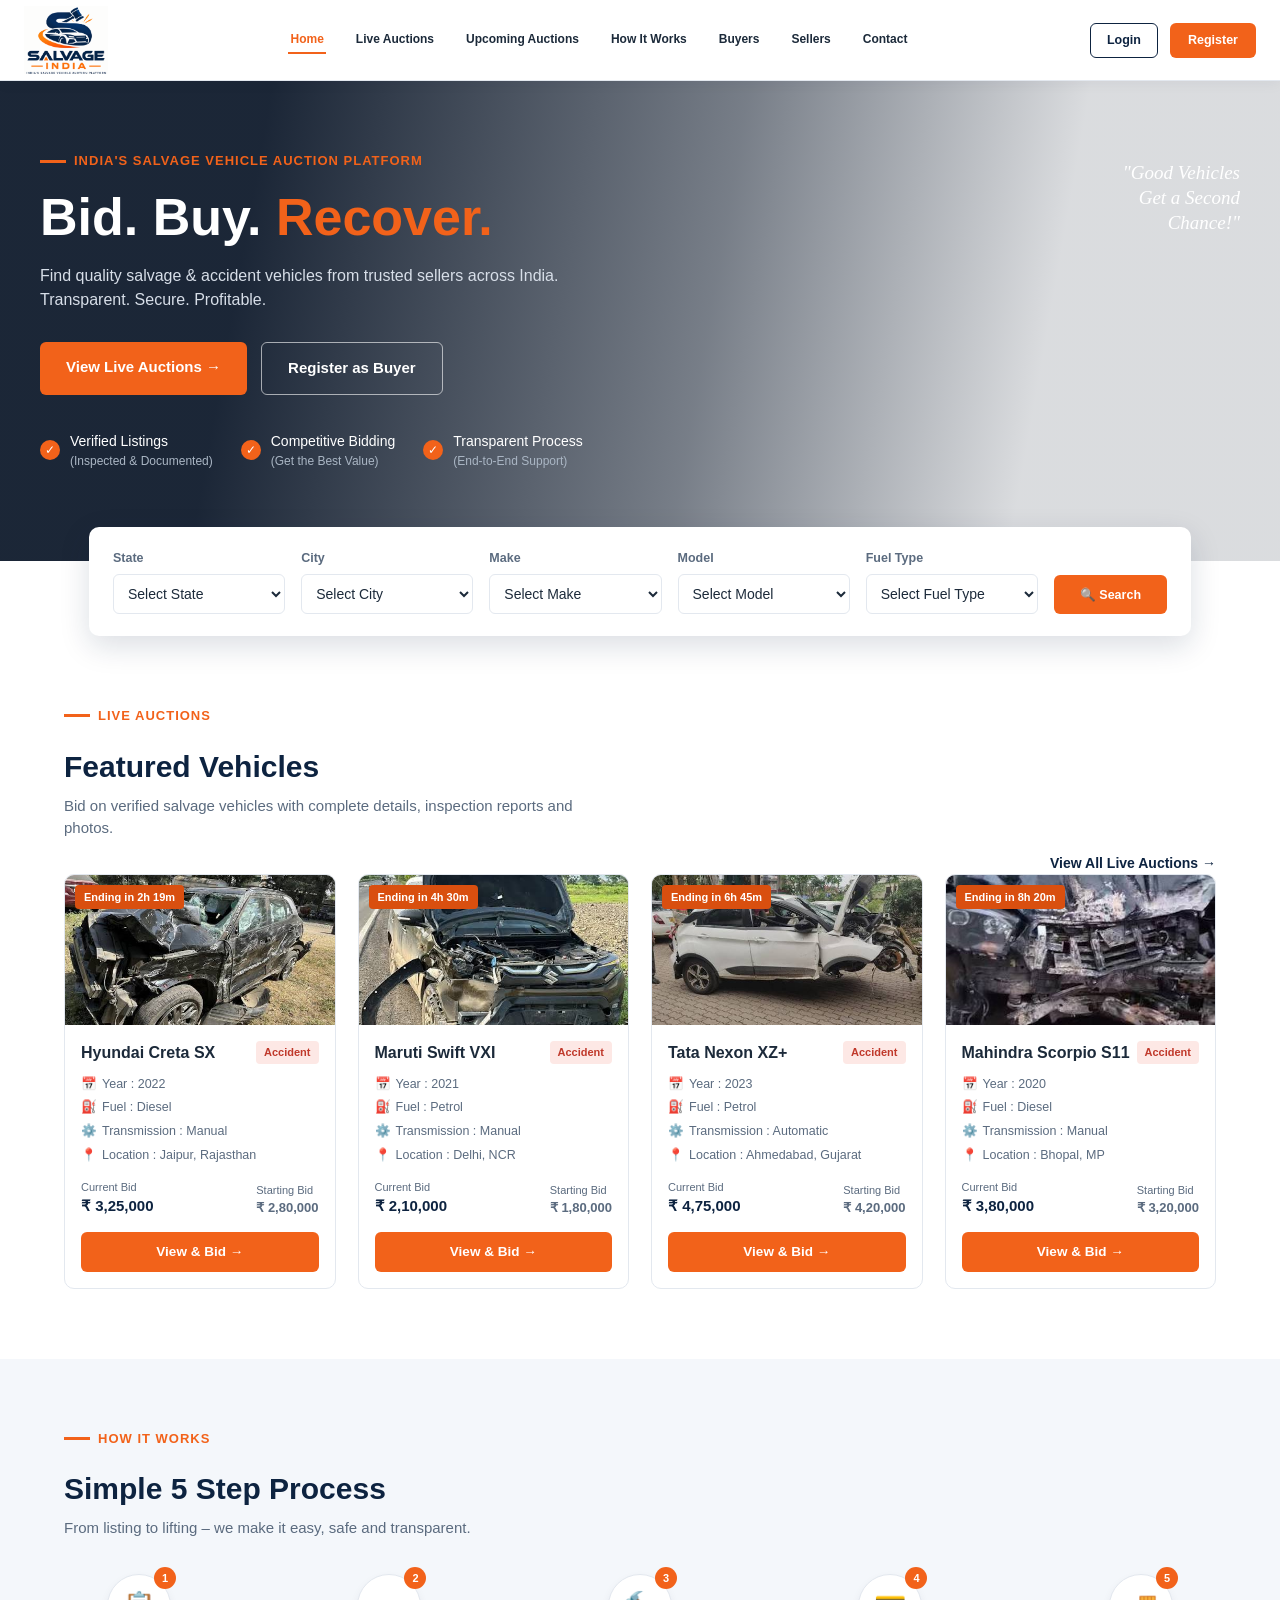
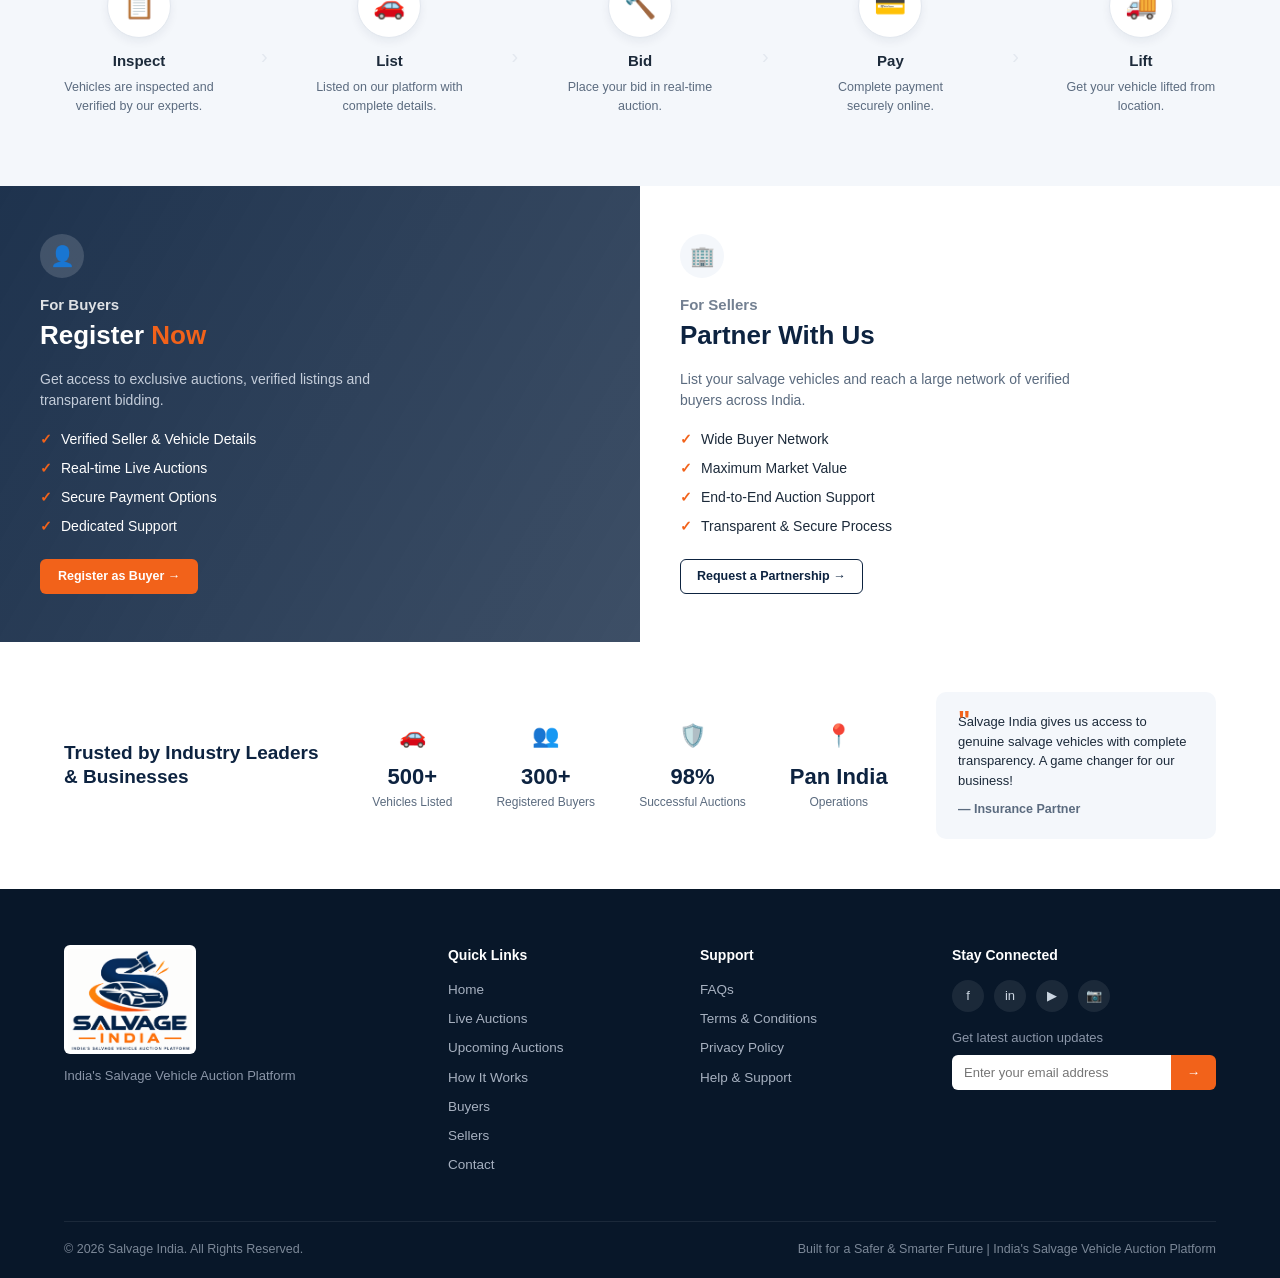
<file: index.html>
<!DOCTYPE html>
<html lang="en">
<head>
<meta charset="UTF-8">
<meta name="viewport" content="width=device-width, initial-scale=1.0">
<title>Salvage India - India's Salvage Vehicle Auction Platform</title>
<style>
  :root{
    --navy:#0d2340;
    --navy-dark:#081729;
    --orange:#f2621a;
    --orange-dark:#d94f0f;
    --bg-light:#f4f7fb;
    --text-dark:#1c2a3a;
    --text-muted:#5b6b7f;
    --border:#e3e8ef;
    --white:#ffffff;
  }
  *{margin:0;padding:0;box-sizing:border-box;}
  body{font-family:'Segoe UI',Arial,sans-serif;color:var(--text-dark);background:var(--white);line-height:1.5;}
  img{max-width:100%;display:block;}
  a{text-decoration:none;color:inherit;}
  ul{list-style:none;}
  .container{max-width:1200px;margin:0 auto;padding:0 24px;}
  button, .btn{cursor:pointer;font-family:inherit;}

  /* ---------- HEADER ---------- */
  header{display:flex;align-items:center;justify-content:space-between;padding:6px 24px;border-bottom:1px solid var(--border);position:sticky;top:0;background:var(--white);z-index:100;box-shadow:0 2px 14px rgba(13,35,64,0.05);}
  .logo{display:flex;align-items:center;gap:10px;}
  .logo img{width:84px;height:auto;object-fit:contain;object-position:left center;}
  .logo svg{width:38px;height:38px;}
  .logo .word{font-size:20px;font-weight:800;letter-spacing:0.5px;line-height:1.1;}
  .logo .word span{color:var(--navy);}
  .logo .word .india{display:block;color:var(--orange);font-size:15px;letter-spacing:2px;}
  nav{display:flex;gap:28px;}
  nav a{font-size:12px;font-weight:700;color:var(--text-dark);padding:4px 2px;border-bottom:2px solid transparent;}
  nav a.active{color:var(--orange);border-bottom-color:var(--orange);}
  nav a:hover{color:var(--orange);}
  .header-actions{display:flex;gap:12px;align-items:center;}
  .menu-toggle{display:none;width:34px;height:34px;border:1px solid var(--border);border-radius:6px;background:#fff;color:var(--navy);font-size:22px;line-height:1;font-weight:800;align-items:center;justify-content:center;cursor:pointer;}
  .btn-outline{padding:7px 16px;border:1.5px solid var(--navy);border-radius:6px;font-weight:600;font-size:12.5px;color:var(--navy);background:transparent;}
  .btn-outline:hover{background:var(--navy);color:var(--white);}
  .btn-orange{padding:8px 18px;border:none;border-radius:6px;font-weight:600;font-size:12.5px;color:var(--white);background:var(--orange);}
  .btn-orange:hover{background:var(--orange-dark);}

  /* ---------- HERO ---------- */
  .hero{position:relative;background:linear-gradient(100deg, rgba(8,20,38,0.92) 20%, rgba(8,20,38,0.55) 55%, rgba(8,20,38,0.15) 80%),
        url('https://images.unsplash.com/photo-1541899481282-d53bffe3c35d?auto=format&fit=crop&w=1600&q=80') center/cover no-repeat;
        color:var(--white);padding:70px 24px 60px;min-height:480px;}
  .hero-inner{max-width:1200px;margin:0 auto;position:relative;}
  .eyebrow{display:flex;align-items:center;gap:8px;font-size:13px;font-weight:700;letter-spacing:1px;color:var(--orange);margin-bottom:18px;}
  .eyebrow::before{content:"";width:26px;height:3px;background:var(--orange);display:inline-block;}
  .hero h1{font-size:52px;font-weight:800;max-width:640px;line-height:1.1;margin-bottom:18px;}
  .hero h1 .accent{color:var(--orange);}
  .hero p{max-width:520px;font-size:16px;color:#d7dee8;margin-bottom:30px;}
  .hero-ctas{display:flex;gap:14px;margin-bottom:36px;}
  .hero-ctas .btn-orange{padding:14px 26px;font-size:15px;}
  .hero-ctas .btn-outline-light{padding:14px 26px;border:1.5px solid rgba(255,255,255,0.6);border-radius:6px;color:var(--white);font-weight:600;font-size:15px;background:transparent;}
  .hero-ctas .btn-outline-light:hover{background:rgba(255,255,255,0.12);}
  .hero-features{display:flex;gap:28px;flex-wrap:wrap;}
  .hero-feature{display:flex;align-items:center;gap:10px;font-size:14px;}
  .hero-feature .tick{width:20px;height:20px;border-radius:50%;background:var(--orange);display:flex;align-items:center;justify-content:center;flex-shrink:0;font-size:12px;}
  .hero-feature .sub{display:block;color:#aab6c4;font-size:12px;font-weight:400;}
  .hero-tagline{position:absolute;top:10px;right:0;font-family:Georgia, serif;font-style:italic;font-size:19px;text-align:right;color:#fff;line-height:1.3;max-width:220px;}

  /* ---------- SEARCH BAR ---------- */
  .search-bar-wrap{margin:-34px auto 0;max-width:1150px;padding:0 24px;position:relative;z-index:5;}
  .search-bar{background:var(--white);border-radius:10px;box-shadow:0 10px 30px rgba(13,35,64,0.15);padding:22px 24px;display:flex;gap:16px;align-items:end;flex-wrap:wrap;}
  .field{flex:1;min-width:130px;display:flex;flex-direction:column;gap:6px;}
  .field label{font-size:12.5px;color:var(--text-muted);font-weight:600;}
  .field select{padding:10px 10px;border:1px solid var(--border);border-radius:6px;font-size:14px;color:var(--text-dark);background:var(--white);}
  .search-bar .btn-orange{padding:12px 26px;white-space:nowrap;display:flex;align-items:center;gap:8px;}

  /* ---------- SECTION HEADINGS ---------- */
  .section{padding:70px 24px;}
  .section-head{margin-bottom:34px;}
  .section-head .eyebrow{color:var(--orange);}
  .section-head h2{font-size:30px;font-weight:800;color:var(--navy);margin-bottom:6px;}
  .section-head p{color:var(--text-muted);font-size:15px;max-width:520px;}
  .section-head-row{display:flex;justify-content:space-between;align-items:flex-end;flex-wrap:wrap;gap:12px;}
  .view-all{font-size:14px;font-weight:700;color:var(--navy);white-space:nowrap;}
  .view-all:hover{color:var(--orange);}

  /* ---------- VEHICLE CARDS ---------- */
  .vehicle-grid{display:grid;grid-template-columns:repeat(4,1fr);gap:22px;}
  .vehicle-card{border:1px solid var(--border);border-radius:10px;overflow:hidden;background:var(--white);transition:box-shadow .2s ease, transform .2s ease;}
  .vehicle-card:hover{box-shadow:0 12px 26px rgba(13,35,64,0.12);transform:translateY(-3px);}
  .vehicle-img{position:relative;height:150px;overflow:hidden;background:#dfe4ea;}
  .vehicle-img img{width:100%;height:100%;object-fit:cover;}
  .badge-timer{position:absolute;top:10px;left:10px;background:var(--orange-dark);color:#fff;font-size:11px;font-weight:700;padding:4px 9px;border-radius:4px;}
  .vehicle-body{padding:16px;}
  .vehicle-title-row{display:flex;justify-content:space-between;align-items:center;margin-bottom:10px;}
  .vehicle-title-row h3{font-size:16px;font-weight:700;}
  .tag-accident{font-size:11px;font-weight:700;color:#c0392b;background:#fde8e5;padding:3px 8px;border-radius:4px;}
  .vehicle-meta{display:flex;flex-direction:column;gap:5px;margin-bottom:14px;}
  .vehicle-meta .row{display:flex;align-items:center;gap:7px;font-size:12.5px;color:var(--text-muted);}
  .vehicle-meta .row .ic{width:14px;text-align:center;color:var(--navy);}
  .vehicle-bid-row{display:flex;justify-content:space-between;align-items:flex-end;margin-bottom:14px;}
  .bid-block .label{font-size:11px;color:var(--text-muted);}
  .bid-block .value{font-size:15px;font-weight:800;color:var(--navy);}
  .bid-block.start .value{color:var(--text-muted);font-weight:700;font-size:13px;}
  .view-bid-btn{width:100%;padding:10px;border:none;border-radius:6px;background:var(--orange);color:#fff;font-weight:700;font-size:13.5px;display:flex;align-items:center;justify-content:center;gap:6px;}
  .view-bid-btn:hover{background:var(--orange-dark);}

  /* ---------- HOW IT WORKS ---------- */
  .how-section{background:var(--bg-light);}
  .steps-row{display:flex;align-items:flex-start;justify-content:space-between;gap:6px;flex-wrap:wrap;margin-top:14px;}
  .step{display:flex;flex-direction:column;align-items:center;text-align:center;width:150px;}
  .step-icon{width:64px;height:64px;border-radius:50%;background:var(--white);border:1px solid var(--border);display:flex;align-items:center;justify-content:center;font-size:26px;color:var(--navy);position:relative;margin-bottom:12px;box-shadow:0 4px 10px rgba(13,35,64,0.06);}
  .step-icon .num{position:absolute;top:-8px;right:-6px;width:22px;height:22px;border-radius:50%;background:var(--orange);color:#fff;font-size:11px;font-weight:800;display:flex;align-items:center;justify-content:center;}
  .step h4{font-size:15px;font-weight:700;margin-bottom:6px;}
  .step p{font-size:12.5px;color:var(--text-muted);}
  .step-arrow{align-self:center;color:var(--border);font-size:20px;margin-top:22px;}

  /* ---------- CTA PANELS ---------- */
  .cta-panels{display:grid;grid-template-columns:1fr 1fr;gap:0;}
  .cta-panel{position:relative;padding:48px 40px;min-height:320px;color:var(--white);overflow:hidden;}
  .cta-panel.buyer{background:linear-gradient(120deg, rgba(13,35,64,0.93), rgba(13,35,64,0.8)),
    url('https://images.unsplash.com/photo-1449965408869-eaa3f722e40d?auto=format&fit=crop&w=900&q=80') center/cover;}
  .cta-panel.seller{background:#ffffff;color:var(--text-dark);}
  .cta-panel.seller .seller-bg{position:absolute;inset:0;background:url('https://images.unsplash.com/photo-1601584115197-04ecc0da31d7?auto=format&fit=crop&w=900&q=80') right/cover no-repeat;opacity:0.9;}
  .cta-panel.seller .seller-overlay{position:absolute;inset:0;background:linear-gradient(90deg, rgba(255,255,255,0.97) 40%, rgba(255,255,255,0.25) 100%);}
  .cta-panel .content{position:relative;z-index:2;max-width:400px;}
  .cta-icon{width:44px;height:44px;border-radius:50%;background:rgba(255,255,255,0.15);display:flex;align-items:center;justify-content:center;margin-bottom:16px;font-size:20px;}
  .cta-panel.seller .cta-icon{background:var(--bg-light);color:var(--navy);}
  .cta-panel h3{font-size:15px;font-weight:600;opacity:0.85;}
  .cta-panel h2{font-size:26px;font-weight:800;margin-bottom:14px;}
  .cta-panel.buyer h2 .hl{color:var(--orange);}
  .cta-panel ul{margin-bottom:22px;}
  .cta-panel li{display:flex;align-items:center;gap:9px;font-size:14px;margin-bottom:8px;}
  .cta-panel li .tick{color:var(--orange);font-weight:800;}

  /* ---------- STATS ---------- */
  .stats-section{padding:50px 24px;}
  .stats-row{display:flex;justify-content:space-between;align-items:center;flex-wrap:wrap;gap:30px;}
  .stats-left h3{font-size:19px;font-weight:800;color:var(--navy);max-width:260px;line-height:1.3;}
  .stats-nums{display:flex;gap:44px;flex-wrap:wrap;}
  .stat{text-align:center;}
  .stat .ic{font-size:22px;color:var(--navy);margin-bottom:8px;}
  .stat .num{font-size:22px;font-weight:800;color:var(--navy);}
  .stat .label{font-size:12px;color:var(--text-muted);}
  .quote-card{background:var(--bg-light);border-radius:10px;padding:20px 22px;max-width:280px;font-size:13px;color:var(--text-dark);position:relative;}
  .quote-card .q{font-size:26px;color:var(--orange);font-weight:800;line-height:0;position:relative;top:8px;}
  .quote-card .author{margin-top:10px;font-weight:700;font-size:12.5px;color:var(--text-muted);}

  /* ---------- FOOTER ---------- */
  footer{background:var(--navy-dark);color:#cbd5e1;padding:56px 24px 20px;}
  .footer-grid{display:grid;grid-template-columns:1.6fr 1fr 1fr 1.2fr;gap:32px;margin-bottom:36px;}
  .footer-logo{display:flex;align-items:center;gap:10px;margin-bottom:12px;}
  .footer-logo img{width:132px;height:auto;background:#fff;border-radius:6px;padding:4px;}
  .footer-logo .word{font-size:19px;font-weight:800;color:#fff;}
  .footer-logo .word .india{display:block;color:var(--orange);font-size:14px;letter-spacing:2px;}
  .footer-desc{font-size:13px;color:#8b96a8;max-width:240px;}
  footer h4{color:#fff;font-size:14px;font-weight:700;margin-bottom:14px;}
  footer li{margin-bottom:9px;font-size:13.5px;color:#a7b1c0;}
  footer li a:hover{color:var(--orange);}
  .social-row{display:flex;gap:10px;margin-bottom:16px;}
  .social-row a{width:32px;height:32px;border-radius:50%;background:rgba(255,255,255,0.08);display:flex;align-items:center;justify-content:center;font-size:13px;}
  .social-row a:hover{background:var(--orange);}
  .newsletter{display:flex;margin-top:6px;}
  .newsletter input{flex:1;padding:10px 12px;border:none;border-radius:6px 0 0 6px;font-size:13px;}
  .newsletter button{background:var(--orange);border:none;padding:0 16px;border-radius:0 6px 6px 0;color:#fff;font-weight:700;}
  .footer-bottom{border-top:1px solid rgba(255,255,255,0.08);padding-top:18px;display:flex;justify-content:space-between;font-size:12.5px;color:#7c8898;flex-wrap:wrap;gap:8px;}

  /* ---------- RESPONSIVE ---------- */
  @media (max-width:1000px){
    nav{display:none;}
    header .menu-toggle{display:flex;}
    header.menu-open nav{display:flex;position:absolute;top:100%;left:0;right:0;flex-direction:column;align-items:stretch;gap:0;padding:8px 24px 12px;background:#fff;border-bottom:1px solid var(--border);box-shadow:0 14px 28px rgba(13,35,64,0.12);}
    header.menu-open nav a{padding:11px 0;border-bottom:1px solid var(--border);}
    header.menu-open nav a:last-child{border-bottom:none;}
    .vehicle-grid{grid-template-columns:repeat(2,1fr);}
    .cta-panels{grid-template-columns:1fr;}
    .footer-grid{grid-template-columns:1fr 1fr;}
    .hero-tagline{display:none;}
    .hero h1{font-size:38px;}
  }
  @media (max-width:600px){
    .vehicle-grid{grid-template-columns:1fr;}
    .stats-nums{gap:24px;}
    .footer-grid{grid-template-columns:1fr;}
    .steps-row{justify-content:center;}
    .step-arrow{display:none;}
  }
</style>
</head>
<body>

<!-- ================= HEADER ================= -->
<header>
  <div class="logo">
    <img src="assets/salvage-india-logo.png" alt="Salvage India">
  </div>
  <button class="menu-toggle" type="button" aria-label="Open menu" aria-expanded="false">⋮</button>
  <nav>
    <a href="index.html" class="active">Home</a>
    <a href="live-auctions.html">Live Auctions</a>
    <a href="live-auctions.html">Upcoming Auctions</a>
    <a href="how-it-works.html">How It Works</a>
    <a href="index.html#buyers">Buyers</a>
    <a href="seller-landing.html">Sellers</a>
    <a href="contact.html">Contact</a>
  </nav>
  <div class="header-actions">
    <a href="login.html" class="btn-outline" style="display:inline-block;text-align:center;">Login</a>
    <a href="login.html" class="btn-orange" style="display:inline-block;">Register</a>
  </div>
</header>

<!-- ================= HERO ================= -->
<section class="hero">
  <div class="hero-inner">
    <div class="eyebrow">INDIA'S SALVAGE VEHICLE AUCTION PLATFORM</div>
    <h1>Bid. Buy. <span class="accent">Recover.</span></h1>
    <p>Find quality salvage &amp; accident vehicles from trusted sellers across India. Transparent. Secure. Profitable.</p>
    <div class="hero-ctas">
      <a href="live-auctions.html" class="btn-orange" style="display:inline-block;">View Live Auctions →</a>
      <a href="login.html" class="btn-outline-light" style="display:inline-block;">Register as Buyer</a>
    </div>
    <div class="hero-features">
      <div class="hero-feature"><span class="tick">✓</span><div>Verified Listings<span class="sub">(Inspected &amp; Documented)</span></div></div>
      <div class="hero-feature"><span class="tick">✓</span><div>Competitive Bidding<span class="sub">(Get the Best Value)</span></div></div>
      <div class="hero-feature"><span class="tick">✓</span><div>Transparent Process<span class="sub">(End-to-End Support)</span></div></div>
    </div>
    <div class="hero-tagline">"Good Vehicles<br>Get a Second<br>Chance!"</div>
  </div>
</section>

<!-- ================= SEARCH BAR ================= -->
<div class="search-bar-wrap">
  <div class="search-bar">
    <div class="field"><label>State</label><select><option>Select State</option></select></div>
    <div class="field"><label>City</label><select><option>Select City</option></select></div>
    <div class="field"><label>Make</label><select><option>Select Make</option></select></div>
    <div class="field"><label>Model</label><select><option>Select Model</option></select></div>
    <div class="field"><label>Fuel Type</label><select><option>Select Fuel Type</option></select></div>
    <button class="btn-orange">🔍 Search</button>
  </div>
</div>

<!-- ================= FEATURED VEHICLES ================= -->
<section class="section" id="auctions">
  <div class="container">
    <div class="section-head-row">
      <div class="section-head">
        <div class="eyebrow">LIVE AUCTIONS</div>
        <h2>Featured Vehicles</h2>
        <p>Bid on verified salvage vehicles with complete details, inspection reports and photos.</p>
      </div>
      <a href="live-auctions.html" class="view-all">View All Live Auctions →</a>
    </div>

    <div class="vehicle-grid">
      <div class="vehicle-card">
        <div class="vehicle-img">
          <span class="badge-timer">Ending in 2h 19m</span>
          <img src="assets/vehicles/hyundai-creta-sx.jpg" alt="Hyundai Creta SX">
        </div>
        <div class="vehicle-body">
          <div class="vehicle-title-row"><h3>Hyundai Creta SX</h3><span class="tag-accident">Accident</span></div>
          <div class="vehicle-meta">
            <div class="row"><span class="ic">📅</span>Year : 2022</div>
            <div class="row"><span class="ic">⛽</span>Fuel : Diesel</div>
            <div class="row"><span class="ic">⚙️</span>Transmission : Manual</div>
            <div class="row"><span class="ic">📍</span>Location : Jaipur, Rajasthan</div>
          </div>
          <div class="vehicle-bid-row">
            <div class="bid-block"><div class="label">Current Bid</div><div class="value">₹ 3,25,000</div></div>
            <div class="bid-block start"><div class="label">Starting Bid</div><div class="value">₹ 2,80,000</div></div>
          </div>
          <a href="vehicle-detail.html" class="view-bid-btn" style="display:block;text-align:center;">View &amp; Bid →</a>
        </div>
      </div>

      <div class="vehicle-card">
        <div class="vehicle-img">
          <span class="badge-timer">Ending in 4h 30m</span>
          <img src="assets/vehicles/maruti-swift-vxi.jpg" alt="Maruti Swift VXI">
        </div>
        <div class="vehicle-body">
          <div class="vehicle-title-row"><h3>Maruti Swift VXI</h3><span class="tag-accident">Accident</span></div>
          <div class="vehicle-meta">
            <div class="row"><span class="ic">📅</span>Year : 2021</div>
            <div class="row"><span class="ic">⛽</span>Fuel : Petrol</div>
            <div class="row"><span class="ic">⚙️</span>Transmission : Manual</div>
            <div class="row"><span class="ic">📍</span>Location : Delhi, NCR</div>
          </div>
          <div class="vehicle-bid-row">
            <div class="bid-block"><div class="label">Current Bid</div><div class="value">₹ 2,10,000</div></div>
            <div class="bid-block start"><div class="label">Starting Bid</div><div class="value">₹ 1,80,000</div></div>
          </div>
          <a href="vehicle-detail.html" class="view-bid-btn" style="display:block;text-align:center;">View &amp; Bid →</a>
        </div>
      </div>

      <div class="vehicle-card">
        <div class="vehicle-img">
          <span class="badge-timer">Ending in 6h 45m</span>
          <img src="assets/vehicles/tata-nexon-xz-plus.jpg" alt="Tata Nexon XZ+">
        </div>
        <div class="vehicle-body">
          <div class="vehicle-title-row"><h3>Tata Nexon XZ+</h3><span class="tag-accident">Accident</span></div>
          <div class="vehicle-meta">
            <div class="row"><span class="ic">📅</span>Year : 2023</div>
            <div class="row"><span class="ic">⛽</span>Fuel : Petrol</div>
            <div class="row"><span class="ic">⚙️</span>Transmission : Automatic</div>
            <div class="row"><span class="ic">📍</span>Location : Ahmedabad, Gujarat</div>
          </div>
          <div class="vehicle-bid-row">
            <div class="bid-block"><div class="label">Current Bid</div><div class="value">₹ 4,75,000</div></div>
            <div class="bid-block start"><div class="label">Starting Bid</div><div class="value">₹ 4,20,000</div></div>
          </div>
          <a href="vehicle-detail.html" class="view-bid-btn" style="display:block;text-align:center;">View &amp; Bid →</a>
        </div>
      </div>

      <div class="vehicle-card">
        <div class="vehicle-img">
          <span class="badge-timer">Ending in 8h 20m</span>
          <img src="assets/vehicles/mahindra-scorpio-s11.jpg" alt="Mahindra Scorpio S11">
        </div>
        <div class="vehicle-body">
          <div class="vehicle-title-row"><h3>Mahindra Scorpio S11</h3><span class="tag-accident">Accident</span></div>
          <div class="vehicle-meta">
            <div class="row"><span class="ic">📅</span>Year : 2020</div>
            <div class="row"><span class="ic">⛽</span>Fuel : Diesel</div>
            <div class="row"><span class="ic">⚙️</span>Transmission : Manual</div>
            <div class="row"><span class="ic">📍</span>Location : Bhopal, MP</div>
          </div>
          <div class="vehicle-bid-row">
            <div class="bid-block"><div class="label">Current Bid</div><div class="value">₹ 3,80,000</div></div>
            <div class="bid-block start"><div class="label">Starting Bid</div><div class="value">₹ 3,20,000</div></div>
          </div>
          <a href="vehicle-detail.html" class="view-bid-btn" style="display:block;text-align:center;">View &amp; Bid →</a>
        </div>
      </div>
    </div>
  </div>
</section>

<!-- ================= HOW IT WORKS ================= -->
<section class="section how-section" id="how">
  <div class="container">
    <div class="section-head">
      <div class="eyebrow">HOW IT WORKS</div>
      <h2>Simple 5 Step Process</h2>
      <p>From listing to lifting – we make it easy, safe and transparent.</p>
    </div>
    <div class="steps-row">
      <div class="step"><div class="step-icon">📋<span class="num">1</span></div><h4>Inspect</h4><p>Vehicles are inspected and verified by our experts.</p></div>
      <div class="step-arrow">›</div>
      <div class="step"><div class="step-icon">🚗<span class="num">2</span></div><h4>List</h4><p>Listed on our platform with complete details.</p></div>
      <div class="step-arrow">›</div>
      <div class="step"><div class="step-icon">🔨<span class="num">3</span></div><h4>Bid</h4><p>Place your bid in real-time auction.</p></div>
      <div class="step-arrow">›</div>
      <div class="step"><div class="step-icon">💳<span class="num">4</span></div><h4>Pay</h4><p>Complete payment securely online.</p></div>
      <div class="step-arrow">›</div>
      <div class="step"><div class="step-icon">🚚<span class="num">5</span></div><h4>Lift</h4><p>Get your vehicle lifted from location.</p></div>
    </div>
  </div>
</section>

<!-- ================= CTA PANELS ================= -->
<section class="cta-panels">
  <div class="cta-panel buyer" id="buyers">
    <div class="content">
      <div class="cta-icon">👤</div>
      <h3>For Buyers</h3>
      <h2>Register <span class="hl">Now</span></h2>
      <p style="font-size:14px;color:#c4cdda;margin-bottom:18px;">Get access to exclusive auctions, verified listings and transparent bidding.</p>
      <ul>
        <li><span class="tick">✓</span> Verified Seller &amp; Vehicle Details</li>
        <li><span class="tick">✓</span> Real-time Live Auctions</li>
        <li><span class="tick">✓</span> Secure Payment Options</li>
        <li><span class="tick">✓</span> Dedicated Support</li>
      </ul>
      <a href="login.html" class="btn-orange" style="display:inline-block;">Register as Buyer →</a>
    </div>
  </div>
  <div class="cta-panel seller" id="sellers">
    <div class="seller-bg"></div>
    <div class="seller-overlay"></div>
    <div class="content">
      <div class="cta-icon">🏢</div>
      <h3 style="color:var(--text-muted);">For Sellers</h3>
      <h2 style="color:var(--navy);">Partner With Us</h2>
      <p style="font-size:14px;color:var(--text-muted);margin-bottom:18px;">List your salvage vehicles and reach a large network of verified buyers across India.</p>
      <ul>
        <li><span class="tick">✓</span> Wide Buyer Network</li>
        <li><span class="tick">✓</span> Maximum Market Value</li>
        <li><span class="tick">✓</span> End-to-End Auction Support</li>
        <li><span class="tick">✓</span> Transparent &amp; Secure Process</li>
      </ul>
      <a href="seller-landing.html" class="btn-outline" style="display:inline-block;">Request a Partnership →</a>
    </div>
  </div>
</section>

<!-- ================= STATS ================= -->
<section class="stats-section">
  <div class="container">
    <div class="stats-row">
      <div class="stats-left">
        <h3>Trusted by Industry Leaders &amp; Businesses</h3>
      </div>
      <div class="stats-nums">
        <div class="stat"><div class="ic">🚗</div><div class="num">500+</div><div class="label">Vehicles Listed</div></div>
        <div class="stat"><div class="ic">👥</div><div class="num">300+</div><div class="label">Registered Buyers</div></div>
        <div class="stat"><div class="ic">🛡️</div><div class="num">98%</div><div class="label">Successful Auctions</div></div>
        <div class="stat"><div class="ic">📍</div><div class="num">Pan India</div><div class="label">Operations</div></div>
      </div>
      <div class="quote-card">
        <div class="q">"</div>
        Salvage India gives us access to genuine salvage vehicles with complete transparency. A game changer for our business!
        <div class="author">— Insurance Partner</div>
      </div>
    </div>
  </div>
</section>

<!-- ================= FOOTER ================= -->
<footer id="contact">
  <div class="container">
    <div class="footer-grid">
      <div>
        <div class="footer-logo">
          <img src="assets/salvage-india-logo.png" alt="Salvage India">
        </div>
        <p class="footer-desc">India's Salvage Vehicle Auction Platform</p>
      </div>
      <div>
        <h4>Quick Links</h4>
        <ul>
          <li><a href="#">Home</a></li>
          <li><a href="live-auctions.html">Live Auctions</a></li>
          <li><a href="live-auctions.html">Upcoming Auctions</a></li>
          <li><a href="how-it-works.html">How It Works</a></li>
          <li><a href="index.html#buyers">Buyers</a></li>
          <li><a href="seller-landing.html">Sellers</a></li>
          <li><a href="contact.html">Contact</a></li>
        </ul>
      </div>
      <div>
        <h4>Support</h4>
        <ul>
          <li><a href="#">FAQs</a></li>
          <li><a href="#">Terms &amp; Conditions</a></li>
          <li><a href="#">Privacy Policy</a></li>
          <li><a href="#">Help &amp; Support</a></li>
        </ul>
      </div>
      <div>
        <h4>Stay Connected</h4>
        <div class="social-row">
          <a href="#">f</a><a href="#">in</a><a href="#">▶</a><a href="#">📷</a>
        </div>
        <p style="font-size:13px;color:#8b96a8;margin-bottom:8px;">Get latest auction updates</p>
        <div class="newsletter">
          <input type="email" placeholder="Enter your email address">
          <button>→</button>
        </div>
      </div>
    </div>
    <div class="footer-bottom">
      <span>© 2026 Salvage India. All Rights Reserved.</span>
      <span>Built for a Safer &amp; Smarter Future | India's Salvage Vehicle Auction Platform</span>
    </div>
  </div>
</footer>

<script src="assets/menu.js"></script>
</body>
</html>
</file>
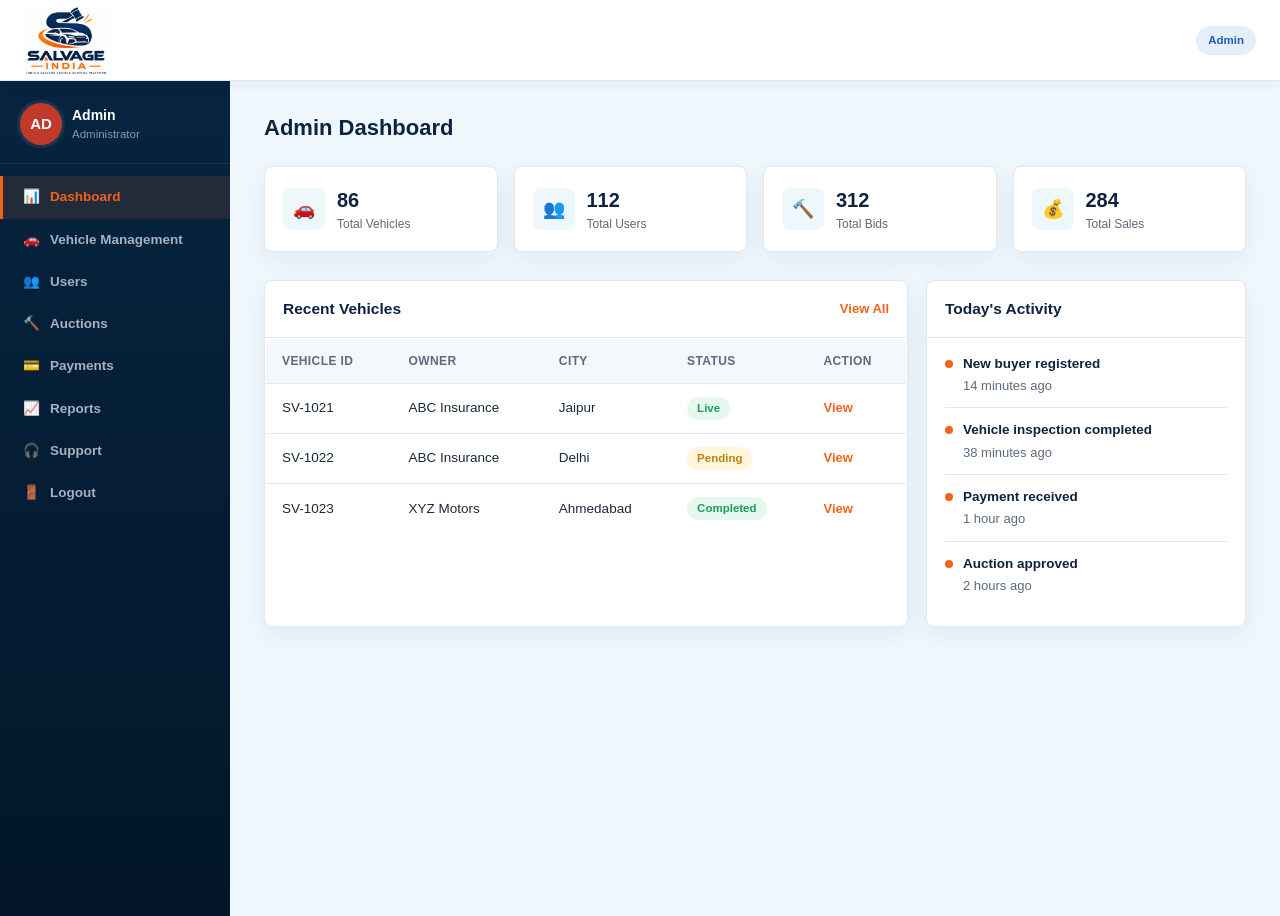
<file: admin-dashboard.html>
<!DOCTYPE html>
<html lang="en">
<head>
<meta charset="UTF-8"><meta name="viewport" content="width=device-width, initial-scale=1.0">
<title>Admin Dashboard - Salvage India</title>
<link rel="stylesheet" href="base.css">
<style>
  .admin-grid{display:grid;grid-template-columns:1fr 320px;gap:18px;}
  .activity-list{padding:4px 18px 18px;}
  .activity-item{display:flex;gap:10px;padding:12px 0;border-bottom:1px solid var(--border);font-size:13px;color:var(--text-muted);}
  .activity-item:last-child{border-bottom:none;}
  .activity-dot{width:8px;height:8px;border-radius:50%;background:var(--orange);margin-top:6px;flex-shrink:0;}
  .activity-item strong{display:block;color:var(--navy);font-size:13.5px;margin-bottom:2px;}
  @media(max-width:900px){.admin-grid{grid-template-columns:1fr;}}
</style>
</head>
<body>
<header class="site-header">
  <a href="index.html" class="logo"><img src="assets/salvage-india-logo.png" alt="Salvage India"></a>
  <div class="header-actions"><span class="pill progress" style="padding:6px 12px;">Admin</span></div>
</header>

<div class="dash-wrap">
  <aside class="dash-sidebar">
    <div class="dash-profile">
      <div class="dash-avatar" style="background:var(--red);">AD</div>
      <div><div class="name">Admin</div><div class="role">Administrator</div></div>
    </div>
    <nav class="dash-nav">
      <a href="admin-dashboard.html" class="active">📊 <span class="label-text">Dashboard</span></a>
      <a href="#">🚗 <span class="label-text">Vehicle Management</span></a>
      <a href="#">👥 <span class="label-text">Users</span></a>
      <a href="#">🔨 <span class="label-text">Auctions</span></a>
      <a href="#">💳 <span class="label-text">Payments</span></a>
      <a href="#">📈 <span class="label-text">Reports</span></a>
      <a href="contact.html">🎧 <span class="label-text">Support</span></a>
      <a href="index.html">🚪 <span class="label-text">Logout</span></a>
    </nav>
  </aside>

  <main class="dash-main">
    <div class="dash-topbar"><h2>Admin Dashboard</h2></div>

    <div class="stat-cards">
      <div class="stat-card"><div class="ic">🚗</div><div><div class="num">86</div><div class="label">Total Vehicles</div></div></div>
      <div class="stat-card"><div class="ic">👥</div><div><div class="num">112</div><div class="label">Total Users</div></div></div>
      <div class="stat-card"><div class="ic">🔨</div><div><div class="num">312</div><div class="label">Total Bids</div></div></div>
      <div class="stat-card"><div class="ic">💰</div><div><div class="num">284</div><div class="label">Total Sales</div></div></div>
    </div>

    <div class="admin-grid">
      <div class="table-card">
        <div class="table-card-head"><h3>Recent Vehicles</h3><a href="#" class="link-btn">View All</a></div>
        <table class="data-table">
          <thead><tr><th>Vehicle ID</th><th>Owner</th><th>City</th><th>Status</th><th>Action</th></tr></thead>
          <tbody>
            <tr><td>SV-1021</td><td>ABC Insurance</td><td>Jaipur</td><td><span class="pill live">Live</span></td><td><a href="#" class="link-btn">View</a></td></tr>
            <tr><td>SV-1022</td><td>ABC Insurance</td><td>Delhi</td><td><span class="pill pending">Pending</span></td><td><a href="#" class="link-btn">View</a></td></tr>
            <tr><td>SV-1023</td><td>XYZ Motors</td><td>Ahmedabad</td><td><span class="pill completed">Completed</span></td><td><a href="#" class="link-btn">View</a></td></tr>
          </tbody>
        </table>
      </div>
      <div class="table-card">
        <div class="table-card-head"><h3>Today's Activity</h3></div>
        <div class="activity-list">
          <div class="activity-item"><span class="activity-dot"></span><div><strong>New buyer registered</strong>14 minutes ago</div></div>
          <div class="activity-item"><span class="activity-dot"></span><div><strong>Vehicle inspection completed</strong>38 minutes ago</div></div>
          <div class="activity-item"><span class="activity-dot"></span><div><strong>Payment received</strong>1 hour ago</div></div>
          <div class="activity-item"><span class="activity-dot"></span><div><strong>Auction approved</strong>2 hours ago</div></div>
        </div>
      </div>
    </div>
  </main>
</div>
</body>
</html>
</file>
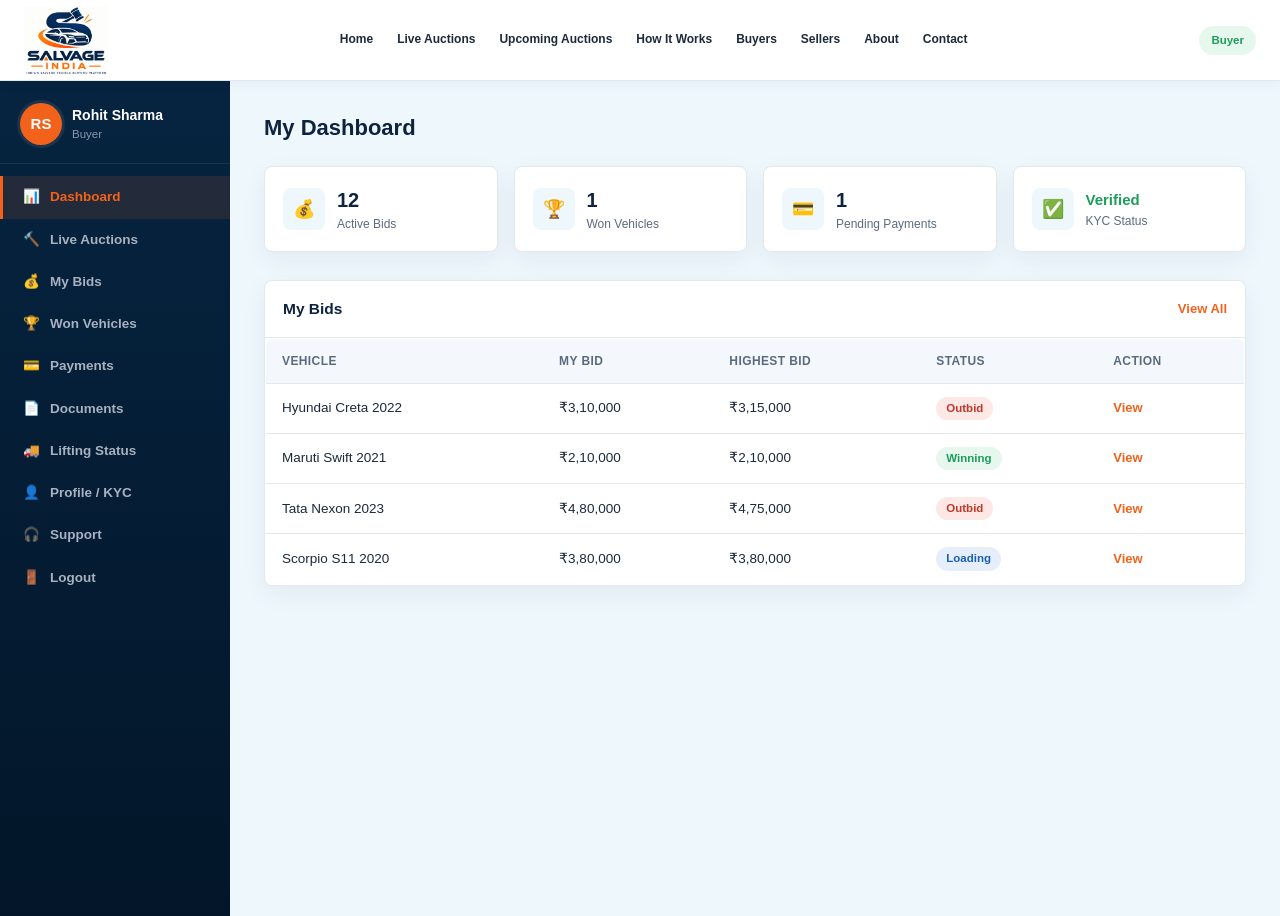
<file: buyer-dashboard.html>
<!DOCTYPE html>
<html lang="en">
<head>
<meta charset="UTF-8"><meta name="viewport" content="width=device-width, initial-scale=1.0">
<title>Buyer Dashboard - Salvage India</title>
<link rel="stylesheet" href="base.css">
</head>
<body>
<header class="site-header">
  <a href="index.html" class="logo"><img src="assets/salvage-india-logo.png" alt="Salvage India"></a>
  <nav class="main-nav">
    <a href="index.html">Home</a><a href="live-auctions.html">Live Auctions</a><a href="live-auctions.html">Upcoming Auctions</a><a href="how-it-works.html">How It Works</a><a href="#">Buyers</a><a href="seller-landing.html">Sellers</a><a href="about.html">About</a><a href="contact.html">Contact</a>
  </nav>
  <div class="header-actions"><span class="pill available" style="padding:6px 12px;">Buyer</span></div>
</header>

<div class="dash-wrap">
  <aside class="dash-sidebar">
    <div class="dash-profile">
      <div class="dash-avatar">RS</div>
      <div><div class="name">Rohit Sharma</div><div class="role">Buyer</div></div>
    </div>
    <nav class="dash-nav">
      <a href="buyer-dashboard.html" class="active">📊 <span class="label-text">Dashboard</span></a>
      <a href="live-auctions.html">🔨 <span class="label-text">Live Auctions</span></a>
      <a href="#">💰 <span class="label-text">My Bids</span></a>
      <a href="#">🏆 <span class="label-text">Won Vehicles</span></a>
      <a href="#">💳 <span class="label-text">Payments</span></a>
      <a href="#">📄 <span class="label-text">Documents</span></a>
      <a href="#">🚚 <span class="label-text">Lifting Status</span></a>
      <a href="#">👤 <span class="label-text">Profile / KYC</span></a>
      <a href="contact.html">🎧 <span class="label-text">Support</span></a>
      <a href="index.html">🚪 <span class="label-text">Logout</span></a>
    </nav>
  </aside>

  <main class="dash-main">
    <div class="dash-topbar">
      <h2>My Dashboard</h2>
    </div>

    <div class="stat-cards">
      <div class="stat-card"><div class="ic">💰</div><div><div class="num">12</div><div class="label">Active Bids</div></div></div>
      <div class="stat-card"><div class="ic">🏆</div><div><div class="num">1</div><div class="label">Won Vehicles</div></div></div>
      <div class="stat-card"><div class="ic">💳</div><div><div class="num">1</div><div class="label">Pending Payments</div></div></div>
      <div class="stat-card"><div class="ic">✅</div><div><div class="num" style="font-size:15px;color:var(--green);">Verified</div><div class="label">KYC Status</div></div></div>
    </div>

    <div class="table-card">
      <div class="table-card-head"><h3>My Bids</h3><a href="#" class="link-btn">View All</a></div>
      <table class="data-table">
        <thead><tr><th>Vehicle</th><th>My Bid</th><th>Highest Bid</th><th>Status</th><th>Action</th></tr></thead>
        <tbody>
          <tr><td>Hyundai Creta 2022</td><td>₹3,10,000</td><td>₹3,15,000</td><td><span class="pill outbid">Outbid</span></td><td><a href="vehicle-detail.html" class="link-btn">View</a></td></tr>
          <tr><td>Maruti Swift 2021</td><td>₹2,10,000</td><td>₹2,10,000</td><td><span class="pill live">Winning</span></td><td><a href="vehicle-detail.html" class="link-btn">View</a></td></tr>
          <tr><td>Tata Nexon 2023</td><td>₹4,80,000</td><td>₹4,75,000</td><td><span class="pill outbid">Outbid</span></td><td><a href="vehicle-detail.html" class="link-btn">View</a></td></tr>
          <tr><td>Scorpio S11 2020</td><td>₹3,80,000</td><td>₹3,80,000</td><td><span class="pill progress">Loading</span></td><td><a href="vehicle-detail.html" class="link-btn">View</a></td></tr>
        </tbody>
      </table>
    </div>
  </main>
</div>
</body>
</html>
</file>
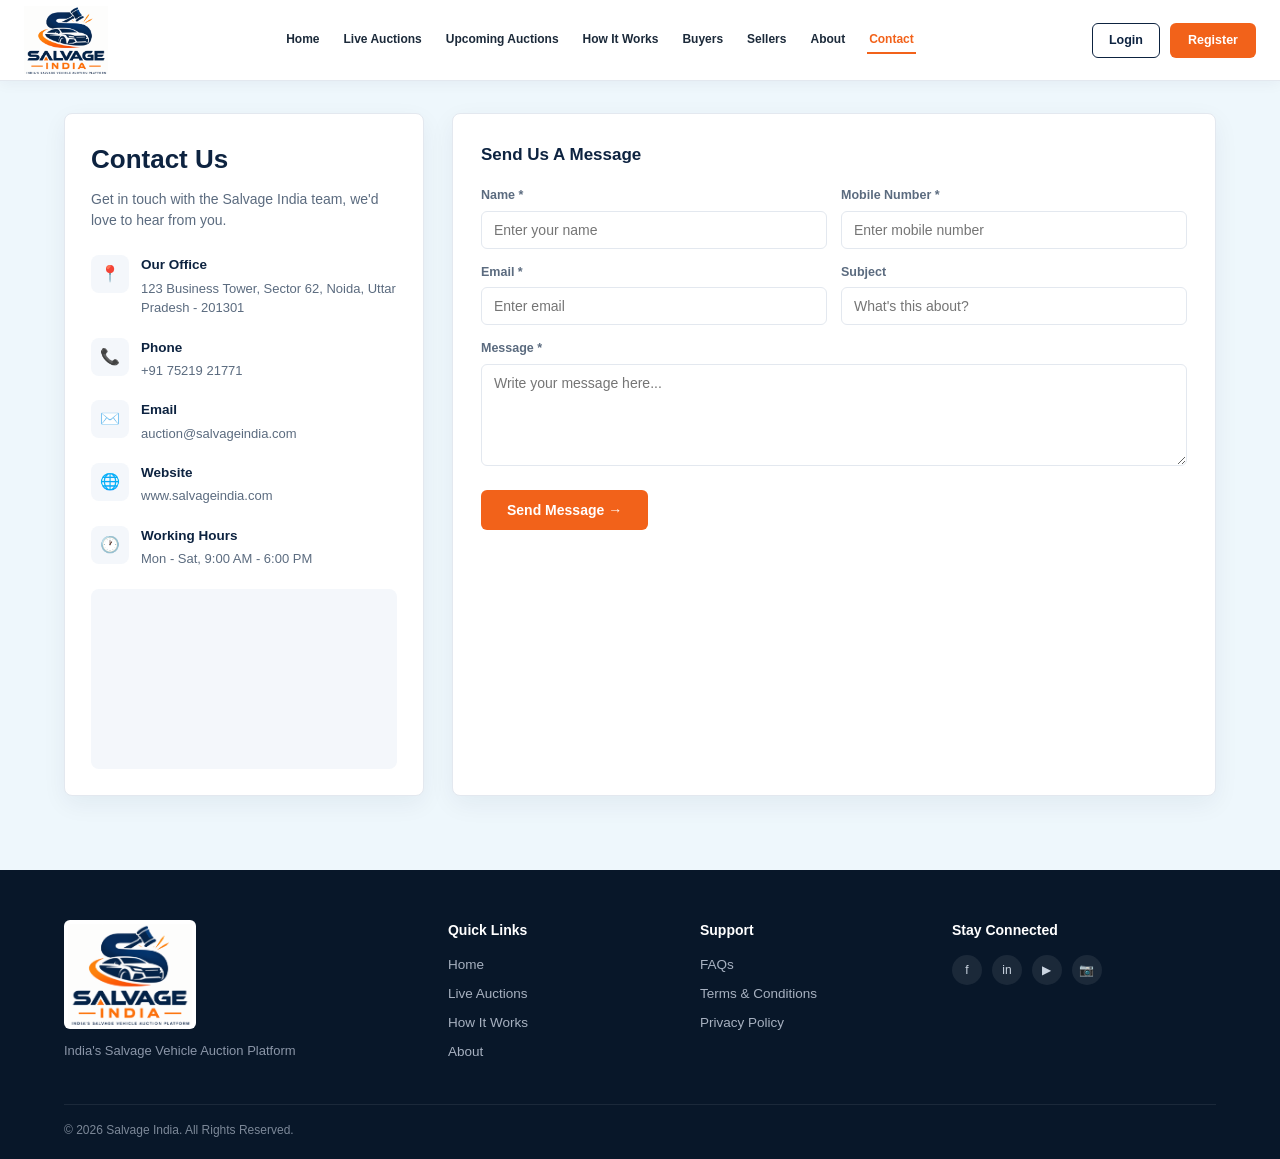
<file: contact.html>
<!DOCTYPE html>
<html lang="en">
<head>
<meta charset="UTF-8"><meta name="viewport" content="width=device-width, initial-scale=1.0">
<title>Contact Us - Salvage India</title>
<link rel="stylesheet" href="base.css">
<style>
  body{background:#eef7fc;}
  .contact-wrap{max-width:1200px;margin:32px auto;padding:0 24px 42px;display:grid;grid-template-columns:360px 1fr;gap:28px;}
  .contact-info{background:#fff;border:1px solid var(--border);border-radius:8px;padding:26px;box-shadow:0 8px 24px rgba(13,35,64,0.06);}
  .contact-info h1{font-size:26px;font-weight:800;color:var(--navy);margin-bottom:10px;}
  .contact-info p.sub{font-size:14px;color:var(--text-muted);margin-bottom:24px;}
  .info-item{display:flex;gap:12px;margin-bottom:20px;}
  .info-item .ic{width:38px;height:38px;border-radius:8px;background:var(--bg-light);display:flex;align-items:center;justify-content:center;font-size:16px;flex-shrink:0;}
  .info-item h4{font-size:13.5px;font-weight:700;color:var(--navy);margin-bottom:3px;}
  .info-item p{font-size:13px;color:var(--text-muted);}
  .contact-form-card{background:var(--white);border:1px solid var(--border);border-radius:8px;padding:28px;box-shadow:0 8px 26px rgba(13,35,64,0.06);}
  .contact-form-card h3{font-size:17px;font-weight:800;color:var(--navy);margin-bottom:18px;}
  .form-grid2{display:grid;grid-template-columns:1fr 1fr;gap:14px;margin-bottom:14px;}
  .send-btn{padding:12px 26px;border:none;border-radius:6px;background:var(--orange);color:#fff;font-weight:700;font-size:14px;margin-top:6px;}
  .send-btn:hover{background:var(--orange-dark);}
  .map-box{margin-top:20px;height:180px;border-radius:8px;background:var(--bg-light) url('https://images.unsplash.com/photo-1524661135-423995f22d0b?auto=format&fit=crop&w=700&q=80') center/cover;}
  @media(max-width:800px){.contact-wrap{grid-template-columns:1fr;} .form-grid2{grid-template-columns:1fr;}}
</style>
</head>
<body>
<header class="site-header">
  <a href="index.html" class="logo"><img src="assets/salvage-india-logo.png" alt="Salvage India"></a>
  <nav class="main-nav">
    <a href="index.html">Home</a><a href="live-auctions.html">Live Auctions</a><a href="live-auctions.html">Upcoming Auctions</a><a href="how-it-works.html">How It Works</a><a href="index.html#buyers">Buyers</a><a href="seller-landing.html">Sellers</a><a href="about.html">About</a><a href="contact.html" class="active">Contact</a>
  </nav>
  <div class="header-actions"><a href="login.html" class="btn-outline">Login</a><a href="login.html" class="btn-orange">Register</a></div>
</header>

<div class="contact-wrap">
  <div class="contact-info">
    <h1>Contact Us</h1>
    <p class="sub">Get in touch with the Salvage India team, we'd love to hear from you.</p>
    <div class="info-item"><div class="ic">📍</div><div><h4>Our Office</h4><p>123 Business Tower, Sector 62, Noida, Uttar Pradesh - 201301</p></div></div>
    <div class="info-item"><div class="ic">📞</div><div><h4>Phone</h4><p>+91 75219 21771</p></div></div>
    <div class="info-item"><div class="ic">✉️</div><div><h4>Email</h4><p>auction@salvageindia.com</p></div></div>
    <div class="info-item"><div class="ic">🌐</div><div><h4>Website</h4><p>www.salvageindia.com</p></div></div>
    <div class="info-item"><div class="ic">🕐</div><div><h4>Working Hours</h4><p>Mon - Sat, 9:00 AM - 6:00 PM</p></div></div>
    <div class="map-box"></div>
  </div>

  <div class="contact-form-card">
    <h3>Send Us A Message</h3>
    <form onsubmit="return false;">
      <div class="form-grid2">
        <div class="field"><label>Name *</label><input type="text" placeholder="Enter your name"></div>
        <div class="field"><label>Mobile Number *</label><input type="text" placeholder="Enter mobile number"></div>
        <div class="field"><label>Email *</label><input type="email" placeholder="Enter email"></div>
        <div class="field"><label>Subject</label><input type="text" placeholder="What's this about?"></div>
      </div>
      <div class="field" style="margin-bottom:18px;"><label>Message *</label><textarea rows="5" placeholder="Write your message here..."></textarea></div>
      <button class="send-btn" type="submit">Send Message →</button>
    </form>
  </div>
</div>

<footer class="site-footer">
  <div class="container">
    <div class="footer-grid">
      <div><div class="footer-logo"><img src="assets/salvage-india-logo.png" alt="Salvage India"></div><p class="footer-desc">India's Salvage Vehicle Auction Platform</p></div>
      <div><h4>Quick Links</h4><ul><li><a href="index.html">Home</a></li><li><a href="live-auctions.html">Live Auctions</a></li><li><a href="how-it-works.html">How It Works</a></li><li><a href="about.html">About</a></li></ul></div>
      <div><h4>Support</h4><ul><li><a href="#">FAQs</a></li><li><a href="#">Terms &amp; Conditions</a></li><li><a href="#">Privacy Policy</a></li></ul></div>
      <div><h4>Stay Connected</h4><div class="social-row"><a href="#">f</a><a href="#">in</a><a href="#">▶</a><a href="#">📷</a></div></div>
    </div>
    <div class="footer-bottom"><span>© 2026 Salvage India. All Rights Reserved.</span></div>
  </div>
</footer>
</body>
</html>
</file>
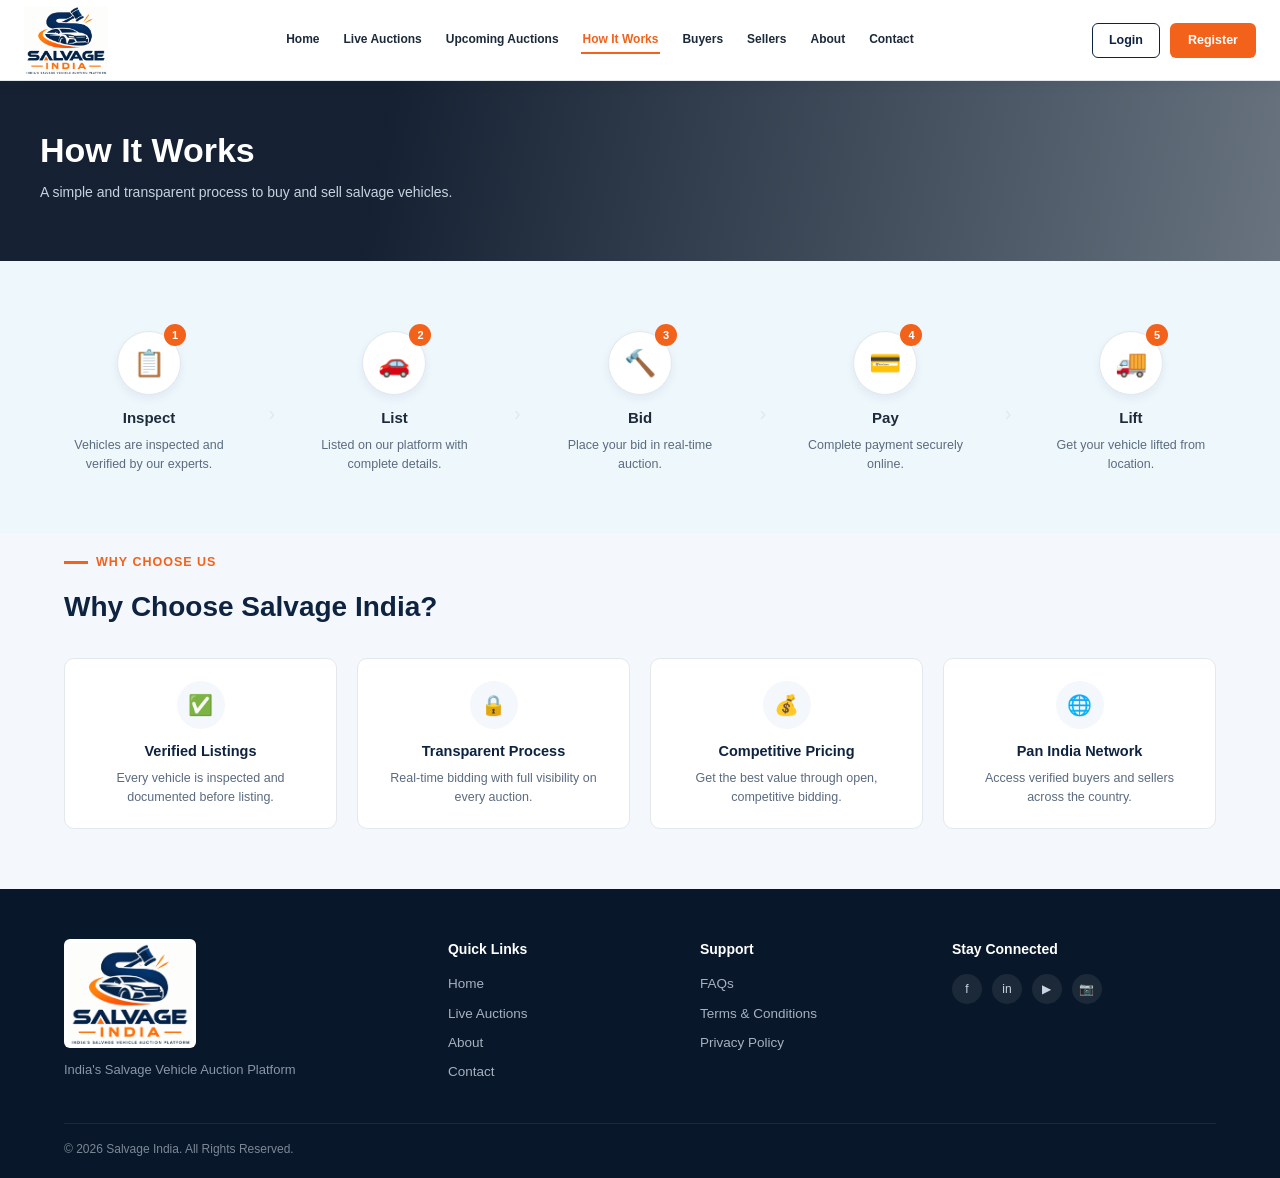
<file: how-it-works.html>
<!DOCTYPE html>
<html lang="en">
<head>
<meta charset="UTF-8"><meta name="viewport" content="width=device-width, initial-scale=1.0">
<title>How It Works - Salvage India</title>
<link rel="stylesheet" href="base.css">
<style>
  .steps-row{display:flex;align-items:flex-start;justify-content:space-between;gap:6px;flex-wrap:wrap;margin-top:10px;}
  .step{display:flex;flex-direction:column;align-items:center;text-align:center;width:170px;}
  .step-icon{width:64px;height:64px;border-radius:50%;background:var(--white);border:1px solid var(--border);display:flex;align-items:center;justify-content:center;font-size:26px;color:var(--navy);position:relative;margin-bottom:12px;box-shadow:0 4px 10px rgba(13,35,64,0.06);}
  .step-icon .num{position:absolute;top:-8px;right:-6px;width:22px;height:22px;border-radius:50%;background:var(--orange);color:#fff;font-size:11px;font-weight:800;display:flex;align-items:center;justify-content:center;}
  .step h4{font-size:15px;font-weight:700;margin-bottom:6px;}
  .step p{font-size:12.5px;color:var(--text-muted);}
  .step-arrow{align-self:center;color:var(--border);font-size:20px;margin-top:22px;}
  .why-grid{display:grid;grid-template-columns:repeat(4,1fr);gap:20px;margin-top:20px;}
  .why-card{background:var(--white);border:1px solid var(--border);border-radius:10px;padding:22px;text-align:center;}
  .why-card .ic{width:48px;height:48px;border-radius:50%;background:var(--bg-light);display:flex;align-items:center;justify-content:center;font-size:20px;margin:0 auto 12px;}
  .why-card h4{font-size:14.5px;font-weight:700;color:var(--navy);margin-bottom:6px;}
  .why-card p{font-size:12.5px;color:var(--text-muted);}
  @media(max-width:800px){.why-grid{grid-template-columns:repeat(2,1fr);} .steps-row{justify-content:center;} .step-arrow{display:none;}}
</style>
</head>
<body>
<header class="site-header">
  <a href="index.html" class="logo"><img src="assets/salvage-india-logo.png" alt="Salvage India"></a>
  <nav class="main-nav">
    <a href="index.html">Home</a><a href="live-auctions.html">Live Auctions</a><a href="live-auctions.html">Upcoming Auctions</a><a href="how-it-works.html" class="active">How It Works</a><a href="index.html#buyers">Buyers</a><a href="seller-landing.html">Sellers</a><a href="about.html">About</a><a href="contact.html">Contact</a>
  </nav>
  <div class="header-actions"><a href="login.html" class="btn-outline">Login</a><a href="login.html" class="btn-orange">Register</a></div>
</header>

<section class="page-banner">
  <div class="banner-inner" style="max-width:1200px;margin:0 auto;">
    <h1>How It Works</h1>
    <p>A simple and transparent process to buy and sell salvage vehicles.</p>
  </div>
</section>

<section class="section">
  <div class="container">
    <div class="steps-row">
      <div class="step"><div class="step-icon">📋<span class="num">1</span></div><h4>Inspect</h4><p>Vehicles are inspected and verified by our experts.</p></div>
      <div class="step-arrow">›</div>
      <div class="step"><div class="step-icon">🚗<span class="num">2</span></div><h4>List</h4><p>Listed on our platform with complete details.</p></div>
      <div class="step-arrow">›</div>
      <div class="step"><div class="step-icon">🔨<span class="num">3</span></div><h4>Bid</h4><p>Place your bid in real-time auction.</p></div>
      <div class="step-arrow">›</div>
      <div class="step"><div class="step-icon">💳<span class="num">4</span></div><h4>Pay</h4><p>Complete payment securely online.</p></div>
      <div class="step-arrow">›</div>
      <div class="step"><div class="step-icon">🚚<span class="num">5</span></div><h4>Lift</h4><p>Get your vehicle lifted from location.</p></div>
    </div>
  </div>
</section>

<section class="section" style="background:var(--bg-light);padding-top:20px;">
  <div class="container">
    <div class="section-head">
      <div class="eyebrow">WHY CHOOSE US</div>
      <h2>Why Choose Salvage India?</h2>
    </div>
    <div class="why-grid">
      <div class="why-card"><div class="ic">✅</div><h4>Verified Listings</h4><p>Every vehicle is inspected and documented before listing.</p></div>
      <div class="why-card"><div class="ic">🔒</div><h4>Transparent Process</h4><p>Real-time bidding with full visibility on every auction.</p></div>
      <div class="why-card"><div class="ic">💰</div><h4>Competitive Pricing</h4><p>Get the best value through open, competitive bidding.</p></div>
      <div class="why-card"><div class="ic">🌐</div><h4>Pan India Network</h4><p>Access verified buyers and sellers across the country.</p></div>
    </div>
  </div>
</section>

<footer class="site-footer">
  <div class="container">
    <div class="footer-grid">
      <div><div class="footer-logo"><img src="assets/salvage-india-logo.png" alt="Salvage India"></div><p class="footer-desc">India's Salvage Vehicle Auction Platform</p></div>
      <div><h4>Quick Links</h4><ul><li><a href="index.html">Home</a></li><li><a href="live-auctions.html">Live Auctions</a></li><li><a href="about.html">About</a></li><li><a href="contact.html">Contact</a></li></ul></div>
      <div><h4>Support</h4><ul><li><a href="#">FAQs</a></li><li><a href="#">Terms &amp; Conditions</a></li><li><a href="#">Privacy Policy</a></li></ul></div>
      <div><h4>Stay Connected</h4><div class="social-row"><a href="#">f</a><a href="#">in</a><a href="#">▶</a><a href="#">📷</a></div></div>
    </div>
    <div class="footer-bottom"><span>© 2026 Salvage India. All Rights Reserved.</span></div>
  </div>
</footer>
</body>
</html>
</file>
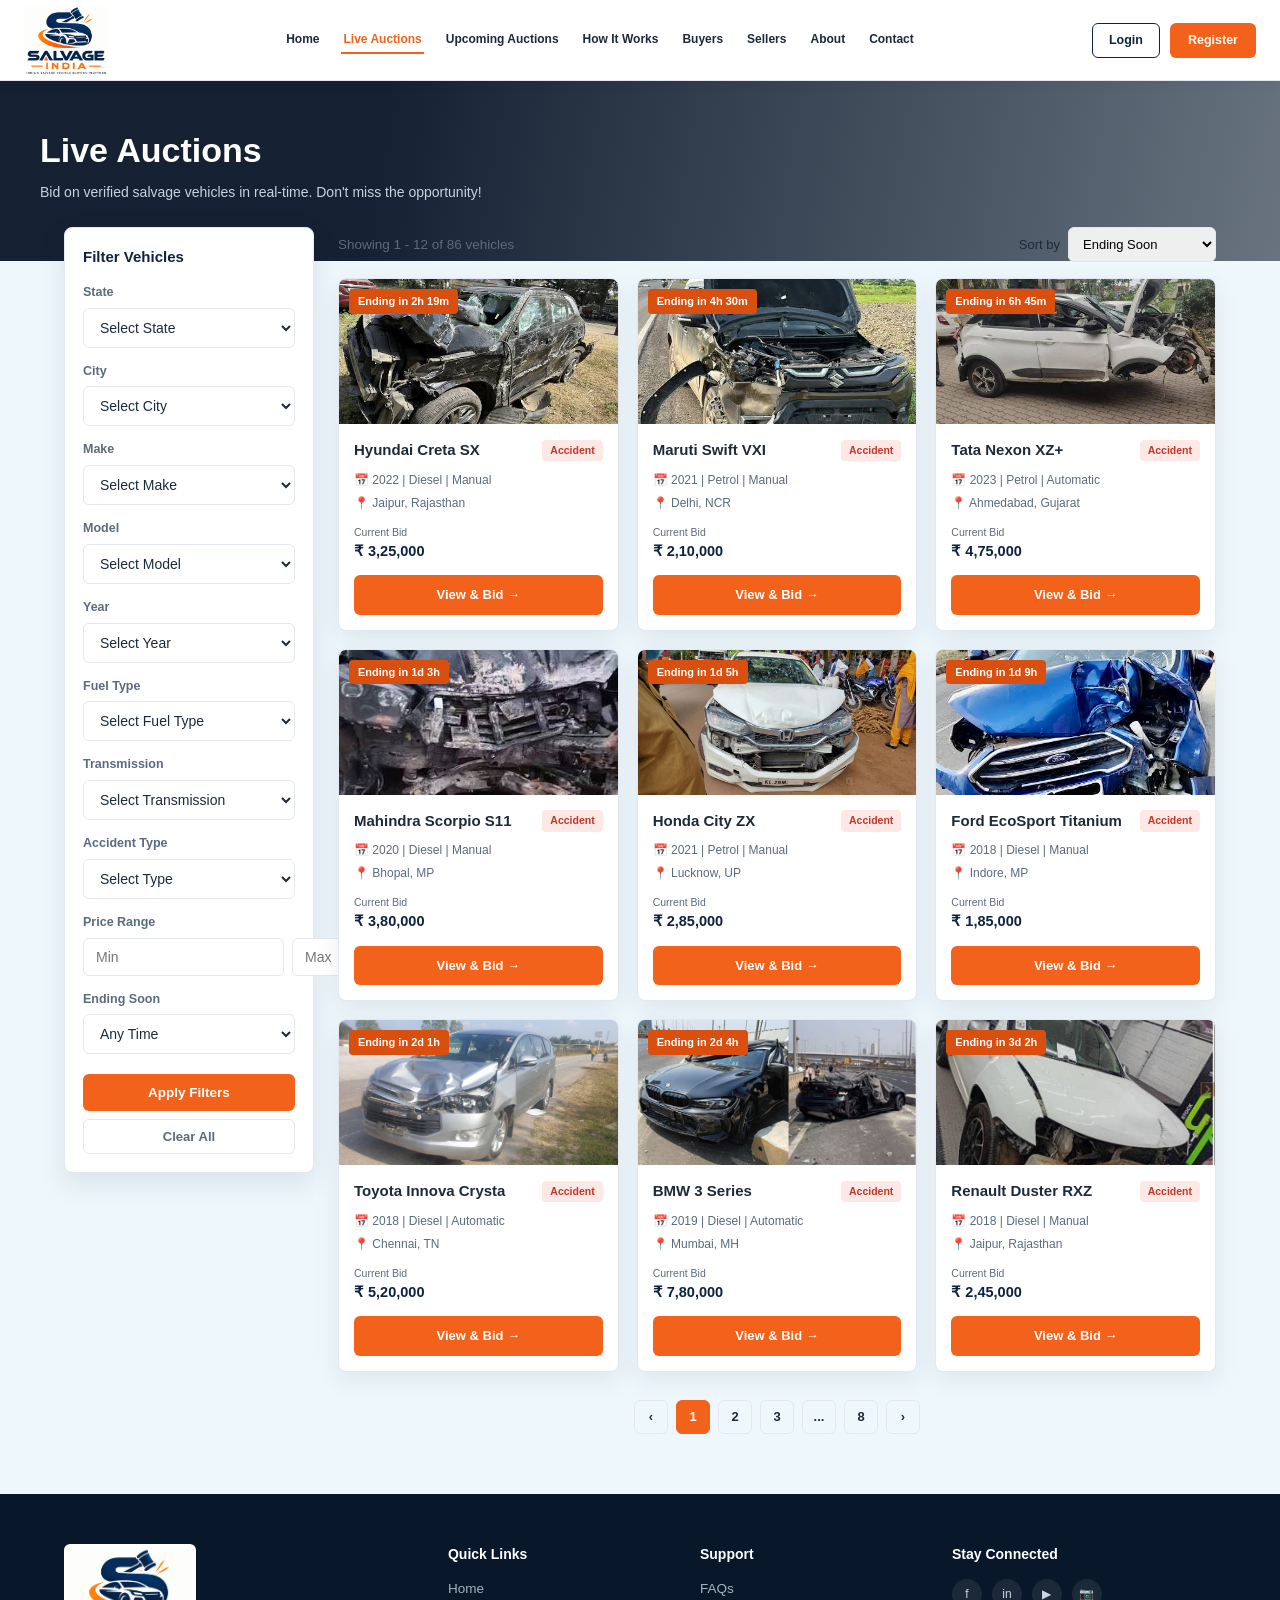
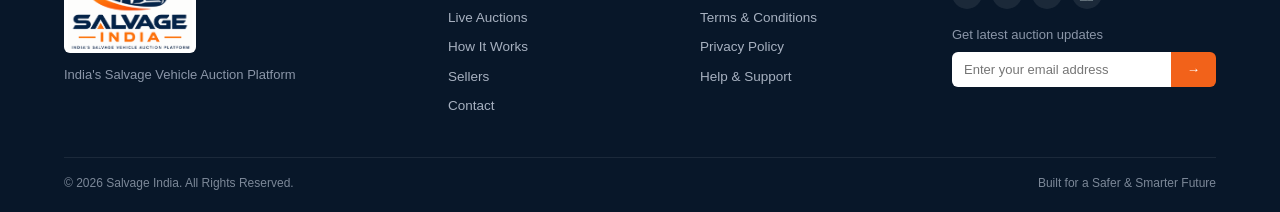
<file: live-auctions.html>
<!DOCTYPE html>
<html lang="en">
<head>
<meta charset="UTF-8"><meta name="viewport" content="width=device-width, initial-scale=1.0">
<title>Live Auctions - Salvage India</title>
<link rel="stylesheet" href="base.css">
<style>
  .banner-inner{max-width:1200px;margin:0 auto;}
  .listing-wrap{max-width:1200px;margin:-34px auto 0;padding:0 24px 60px;display:grid;grid-template-columns:250px 1fr;gap:24px;position:relative;z-index:3;}
  .filter-panel{background:var(--white);border:1px solid var(--border);border-radius:8px;padding:18px;height:fit-content;box-shadow:0 10px 28px rgba(13,35,64,0.1);}
  .filter-panel h3{font-size:15px;font-weight:700;color:var(--navy);margin-bottom:14px;}
  .filter-panel .field{margin-bottom:14px;}
  .price-range{display:flex;gap:8px;}
  .filter-panel .apply-btn{width:100%;padding:11px;border:none;border-radius:6px;background:var(--orange);color:#fff;font-weight:700;font-size:13.5px;margin-top:6px;}
  .filter-panel .apply-btn:hover{background:var(--orange-dark);}
  .clear-btn{width:100%;padding:9px;border:1px solid var(--border);background:transparent;border-radius:6px;font-size:13px;color:var(--text-muted);font-weight:600;margin-top:8px;}
  .clear-btn:hover{border-color:var(--navy);color:var(--navy);}
  .listing-top{display:flex;justify-content:space-between;align-items:center;margin-bottom:16px;flex-wrap:wrap;gap:10px;}
  .listing-top .count{font-size:13.5px;color:var(--text-muted);}
  .sortby{display:flex;align-items:center;gap:8px;font-size:13px;}
  .sortby select{padding:8px 10px;border:1px solid var(--border);border-radius:6px;font-size:13px;}
  .vehicle-grid{display:grid;grid-template-columns:repeat(3,1fr);gap:18px;margin-bottom:28px;}
  .pagination{display:flex;justify-content:center;gap:8px;}
  .pagination a{width:34px;height:34px;border:1px solid var(--border);border-radius:6px;display:flex;align-items:center;justify-content:center;font-size:13px;font-weight:600;color:var(--text-dark);}
  .pagination a.active{background:var(--orange);border-color:var(--orange);color:#fff;}
  .pagination a:hover:not(.active){border-color:var(--navy);}
  @media(max-width:900px){.listing-wrap{grid-template-columns:1fr;} .vehicle-grid{grid-template-columns:repeat(2,1fr);}}
  @media(max-width:600px){.vehicle-grid{grid-template-columns:1fr;}}
</style>
</head>
<body>
<header class="site-header">
  <a href="index.html" class="logo"><img src="assets/salvage-india-logo.png" alt="Salvage India"></a>
  <nav class="main-nav">
    <a href="index.html">Home</a>
    <a href="live-auctions.html" class="active">Live Auctions</a>
    <a href="live-auctions.html">Upcoming Auctions</a>
    <a href="how-it-works.html">How It Works</a>
    <a href="index.html#buyers">Buyers</a>
    <a href="seller-landing.html">Sellers</a>
    <a href="about.html">About</a>
    <a href="contact.html">Contact</a>
  </nav>
  <div class="header-actions">
    <a href="login.html" class="btn-outline">Login</a>
    <a href="login.html" class="btn-orange">Register</a>
  </div>
</header>

<section class="page-banner">
  <div class="banner-inner">
    <h1>Live Auctions</h1>
    <p>Bid on verified salvage vehicles in real-time. Don't miss the opportunity!</p>
  </div>
</section>

<div class="listing-wrap">
  <aside class="filter-panel">
    <h3>Filter Vehicles</h3>
    <div class="field"><label>State</label><select><option>Select State</option></select></div>
    <div class="field"><label>City</label><select><option>Select City</option></select></div>
    <div class="field"><label>Make</label><select><option>Select Make</option></select></div>
    <div class="field"><label>Model</label><select><option>Select Model</option></select></div>
    <div class="field"><label>Year</label><select><option>Select Year</option></select></div>
    <div class="field"><label>Fuel Type</label><select><option>Select Fuel Type</option></select></div>
    <div class="field"><label>Transmission</label><select><option>Select Transmission</option></select></div>
    <div class="field"><label>Accident Type</label><select><option>Select Type</option></select></div>
    <div class="field">
      <label>Price Range</label>
      <div class="price-range"><input type="text" placeholder="Min"><input type="text" placeholder="Max"></div>
    </div>
    <div class="field"><label>Ending Soon</label><select><option>Any Time</option></select></div>
    <button class="apply-btn">Apply Filters</button>
    <button class="clear-btn">Clear All</button>
  </aside>

  <main>
    <div class="listing-top">
      <div class="count">Showing 1 - 12 of 86 vehicles</div>
      <div class="sortby">Sort by <select><option>Ending Soon</option><option>Price: Low to High</option><option>Price: High to Low</option><option>Newest First</option></select></div>
    </div>

    <div class="vehicle-grid">
      <div class="vehicle-card"><div class="vehicle-img"><span class="badge-timer">Ending in 2h 19m</span><img src="assets/vehicles/hyundai-creta-sx.jpg" alt="Hyundai Creta SX"></div><div class="vehicle-body"><div class="vehicle-title-row"><h3>Hyundai Creta SX</h3><span class="tag-accident">Accident</span></div><div class="vehicle-meta"><div class="row">📅 2022 | Diesel | Manual</div><div class="row">📍 Jaipur, Rajasthan</div></div><div class="vehicle-bid-row"><div class="bid-block"><div class="label">Current Bid</div><div class="value">₹ 3,25,000</div></div></div><a href="vehicle-detail.html" class="view-bid-btn" style="display:block;text-align:center;">View &amp; Bid →</a></div></div>

      <div class="vehicle-card"><div class="vehicle-img"><span class="badge-timer">Ending in 4h 30m</span><img src="assets/vehicles/maruti-swift-vxi.jpg" alt="Maruti Swift VXI"></div><div class="vehicle-body"><div class="vehicle-title-row"><h3>Maruti Swift VXI</h3><span class="tag-accident">Accident</span></div><div class="vehicle-meta"><div class="row">📅 2021 | Petrol | Manual</div><div class="row">📍 Delhi, NCR</div></div><div class="vehicle-bid-row"><div class="bid-block"><div class="label">Current Bid</div><div class="value">₹ 2,10,000</div></div></div><a href="vehicle-detail.html" class="view-bid-btn" style="display:block;text-align:center;">View &amp; Bid →</a></div></div>

      <div class="vehicle-card"><div class="vehicle-img"><span class="badge-timer">Ending in 6h 45m</span><img src="assets/vehicles/tata-nexon-xz-plus.jpg" alt="Tata Nexon XZ+"></div><div class="vehicle-body"><div class="vehicle-title-row"><h3>Tata Nexon XZ+</h3><span class="tag-accident">Accident</span></div><div class="vehicle-meta"><div class="row">📅 2023 | Petrol | Automatic</div><div class="row">📍 Ahmedabad, Gujarat</div></div><div class="vehicle-bid-row"><div class="bid-block"><div class="label">Current Bid</div><div class="value">₹ 4,75,000</div></div></div><a href="vehicle-detail.html" class="view-bid-btn" style="display:block;text-align:center;">View &amp; Bid →</a></div></div>

      <div class="vehicle-card"><div class="vehicle-img"><span class="badge-timer">Ending in 1d 3h</span><img src="assets/vehicles/mahindra-scorpio-s11.jpg" alt="Mahindra Scorpio S11"></div><div class="vehicle-body"><div class="vehicle-title-row"><h3>Mahindra Scorpio S11</h3><span class="tag-accident">Accident</span></div><div class="vehicle-meta"><div class="row">📅 2020 | Diesel | Manual</div><div class="row">📍 Bhopal, MP</div></div><div class="vehicle-bid-row"><div class="bid-block"><div class="label">Current Bid</div><div class="value">₹ 3,80,000</div></div></div><a href="vehicle-detail.html" class="view-bid-btn" style="display:block;text-align:center;">View &amp; Bid →</a></div></div>

      <div class="vehicle-card"><div class="vehicle-img"><span class="badge-timer">Ending in 1d 5h</span><img src="assets/vehicles/honda-city-zx.jpg" alt="Honda City ZX"></div><div class="vehicle-body"><div class="vehicle-title-row"><h3>Honda City ZX</h3><span class="tag-accident">Accident</span></div><div class="vehicle-meta"><div class="row">📅 2021 | Petrol | Manual</div><div class="row">📍 Lucknow, UP</div></div><div class="vehicle-bid-row"><div class="bid-block"><div class="label">Current Bid</div><div class="value">₹ 2,85,000</div></div></div><a href="vehicle-detail.html" class="view-bid-btn" style="display:block;text-align:center;">View &amp; Bid →</a></div></div>

      <div class="vehicle-card"><div class="vehicle-img"><span class="badge-timer">Ending in 1d 9h</span><img src="assets/vehicles/ford-ecosport-titanium.jpg" alt="Ford EcoSport Titanium"></div><div class="vehicle-body"><div class="vehicle-title-row"><h3>Ford EcoSport Titanium</h3><span class="tag-accident">Accident</span></div><div class="vehicle-meta"><div class="row">📅 2018 | Diesel | Manual</div><div class="row">📍 Indore, MP</div></div><div class="vehicle-bid-row"><div class="bid-block"><div class="label">Current Bid</div><div class="value">₹ 1,85,000</div></div></div><a href="vehicle-detail.html" class="view-bid-btn" style="display:block;text-align:center;">View &amp; Bid →</a></div></div>

      <div class="vehicle-card"><div class="vehicle-img"><span class="badge-timer">Ending in 2d 1h</span><img src="assets/vehicles/toyota-innova-crysta.jpg" alt="Toyota Innova Crysta"></div><div class="vehicle-body"><div class="vehicle-title-row"><h3>Toyota Innova Crysta</h3><span class="tag-accident">Accident</span></div><div class="vehicle-meta"><div class="row">📅 2018 | Diesel | Automatic</div><div class="row">📍 Chennai, TN</div></div><div class="vehicle-bid-row"><div class="bid-block"><div class="label">Current Bid</div><div class="value">₹ 5,20,000</div></div></div><a href="vehicle-detail.html" class="view-bid-btn" style="display:block;text-align:center;">View &amp; Bid →</a></div></div>

      <div class="vehicle-card"><div class="vehicle-img"><span class="badge-timer">Ending in 2d 4h</span><img src="assets/vehicles/bmw-3-series.jpg" alt="BMW 3 Series"></div><div class="vehicle-body"><div class="vehicle-title-row"><h3>BMW 3 Series</h3><span class="tag-accident">Accident</span></div><div class="vehicle-meta"><div class="row">📅 2019 | Diesel | Automatic</div><div class="row">📍 Mumbai, MH</div></div><div class="vehicle-bid-row"><div class="bid-block"><div class="label">Current Bid</div><div class="value">₹ 7,80,000</div></div></div><a href="vehicle-detail.html" class="view-bid-btn" style="display:block;text-align:center;">View &amp; Bid →</a></div></div>

      <div class="vehicle-card"><div class="vehicle-img"><span class="badge-timer">Ending in 3d 2h</span><img src="assets/vehicles/renault-duster-rxz.jpg" alt="Renault Duster RXZ"></div><div class="vehicle-body"><div class="vehicle-title-row"><h3>Renault Duster RXZ</h3><span class="tag-accident">Accident</span></div><div class="vehicle-meta"><div class="row">📅 2018 | Diesel | Manual</div><div class="row">📍 Jaipur, Rajasthan</div></div><div class="vehicle-bid-row"><div class="bid-block"><div class="label">Current Bid</div><div class="value">₹ 2,45,000</div></div></div><a href="vehicle-detail.html" class="view-bid-btn" style="display:block;text-align:center;">View &amp; Bid →</a></div></div>
    </div>

    <div class="pagination">
      <a href="#">‹</a><a href="#" class="active">1</a><a href="#">2</a><a href="#">3</a><a href="#">...</a><a href="#">8</a><a href="#">›</a>
    </div>
  </main>
</div>

<footer class="site-footer" id="contact">
  <div class="container">
    <div class="footer-grid">
      <div>
        <div class="footer-logo"><img src="assets/salvage-india-logo.png" alt="Salvage India"></div>
        <p class="footer-desc">India's Salvage Vehicle Auction Platform</p>
      </div>
      <div><h4>Quick Links</h4><ul><li><a href="index.html">Home</a></li><li><a href="live-auctions.html">Live Auctions</a></li><li><a href="how-it-works.html">How It Works</a></li><li><a href="seller-landing.html">Sellers</a></li><li><a href="contact.html">Contact</a></li></ul></div>
      <div><h4>Support</h4><ul><li><a href="#">FAQs</a></li><li><a href="#">Terms &amp; Conditions</a></li><li><a href="#">Privacy Policy</a></li><li><a href="#">Help &amp; Support</a></li></ul></div>
      <div><h4>Stay Connected</h4><div class="social-row"><a href="#">f</a><a href="#">in</a><a href="#">▶</a><a href="#">📷</a></div><p style="font-size:13px;color:#8b96a8;margin-bottom:8px;">Get latest auction updates</p><div class="newsletter"><input type="email" placeholder="Enter your email address"><button>→</button></div></div>
    </div>
    <div class="footer-bottom"><span>© 2026 Salvage India. All Rights Reserved.</span><span>Built for a Safer &amp; Smarter Future</span></div>
  </div>
</footer>
</body>
</html>
</file>
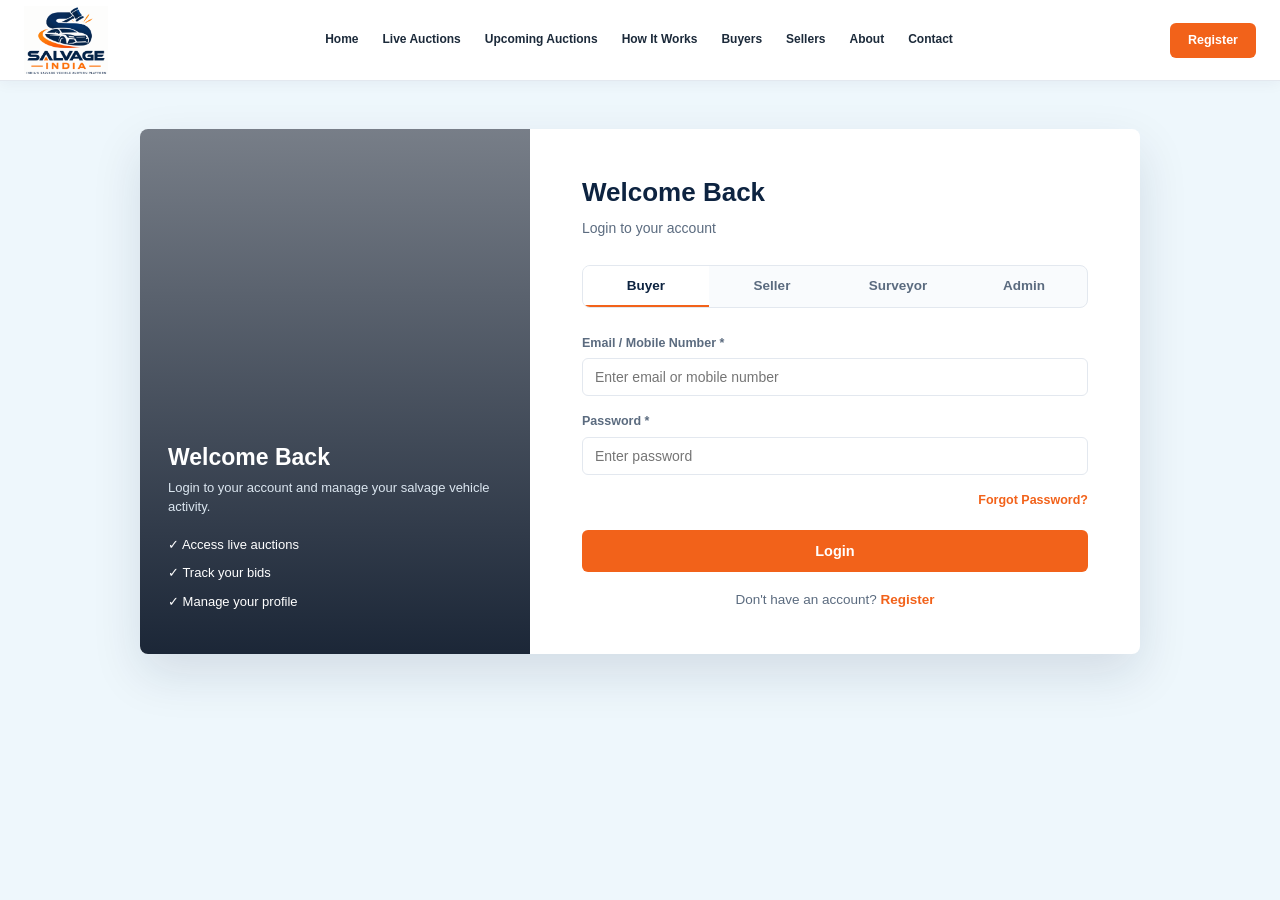
<file: login.html>
<!DOCTYPE html>
<html lang="en">
<head>
<meta charset="UTF-8"><meta name="viewport" content="width=device-width, initial-scale=1.0">
<title>Login - Salvage India</title>
<link rel="stylesheet" href="base.css">
<style>
  body{background:#eef7fc;}
  .login-wrap{max-width:1000px;margin:48px auto;background:var(--white);border-radius:8px;overflow:hidden;box-shadow:0 20px 50px rgba(13,35,64,0.12);display:grid;grid-template-columns:0.78fr 1.22fr;min-height:500px;}
  .login-visual{position:relative;background:url('https://images.unsplash.com/photo-1605559911160-a3d95d213904?auto=format&fit=crop&w=800&q=80') center/cover;}
  .login-visual::after{content:"";position:absolute;inset:0;background:linear-gradient(180deg, rgba(8,20,38,0.55), rgba(8,20,38,0.92));}
  .login-visual-content{position:absolute;inset:auto 28px 34px;z-index:2;color:#fff;}
  .login-visual-content h2{font-size:23px;line-height:1.2;margin-bottom:6px;}
  .login-visual-content p{font-size:13px;color:#dbe6f0;margin-bottom:18px;}
  .login-visual-content li{font-size:13px;margin-bottom:9px;color:#fff;}
  .login-form-side{padding:44px 52px;display:flex;flex-direction:column;justify-content:center;}
  .login-form-side h1{font-size:26px;font-weight:800;color:var(--navy);margin-bottom:6px;}
  .login-form-side p.sub{font-size:14px;color:var(--text-muted);margin-bottom:26px;}
  .role-tabs{display:flex;border:1px solid var(--border);border-radius:8px;overflow:hidden;margin-bottom:26px;background:#f9fbfd;}
  .role-tabs div{flex:1;text-align:center;padding:10px;font-size:13.5px;font-weight:700;color:var(--text-muted);cursor:pointer;}
  .role-tabs div.active{background:var(--white);color:var(--navy);box-shadow:inset 0 -2px 0 var(--orange);}
  .login-form .field{margin-bottom:16px;}
  .form-footer-row{display:flex;justify-content:flex-end;margin-bottom:20px;}
  .form-footer-row a{font-size:12.5px;color:var(--orange);font-weight:600;}
  .login-btn{width:100%;padding:13px;border:none;border-radius:6px;background:var(--orange);color:#fff;font-weight:700;font-size:14.5px;margin-bottom:18px;}
  .login-btn:hover{background:var(--orange-dark);}
  .signup-line{text-align:center;font-size:13.5px;color:var(--text-muted);}
  .signup-line a{color:var(--orange);font-weight:700;}
  @media(max-width:800px){.login-wrap{grid-template-columns:1fr;} .login-visual{display:none;}}
</style>
</head>
<body>
<header class="site-header">
  <a href="index.html" class="logo"><img src="assets/salvage-india-logo.png" alt="Salvage India"></a>
  <nav class="main-nav">
    <a href="index.html">Home</a><a href="live-auctions.html">Live Auctions</a><a href="live-auctions.html">Upcoming Auctions</a><a href="how-it-works.html">How It Works</a><a href="index.html#buyers">Buyers</a><a href="seller-landing.html">Sellers</a><a href="about.html">About</a><a href="contact.html">Contact</a>
  </nav>
  <div class="header-actions"><a href="login.html" class="btn-orange">Register</a></div>
</header>

<div class="login-wrap">
  <div class="login-visual">
    <div class="login-visual-content">
      <h2>Welcome Back</h2>
      <p>Login to your account and manage your salvage vehicle activity.</p>
      <ul>
        <li>✓ Access live auctions</li>
        <li>✓ Track your bids</li>
        <li>✓ Manage your profile</li>
      </ul>
    </div>
  </div>
  <div class="login-form-side">
    <h1>Welcome Back</h1>
    <p class="sub">Login to your account</p>
    <div class="role-tabs">
      <div class="active">Buyer</div><div>Seller</div><div>Surveyor</div><div>Admin</div>
    </div>
    <form class="login-form" onsubmit="return false;">
      <div class="field"><label>Email / Mobile Number *</label><input type="text" placeholder="Enter email or mobile number"></div>
      <div class="field"><label>Password *</label><input type="password" placeholder="Enter password"></div>
      <div class="form-footer-row"><a href="#">Forgot Password?</a></div>
      <button class="login-btn" type="submit">Login</button>
    </form>
    <p class="signup-line">Don't have an account? <a href="#">Register</a></p>
  </div>
</div>

</body>
</html>
</file>
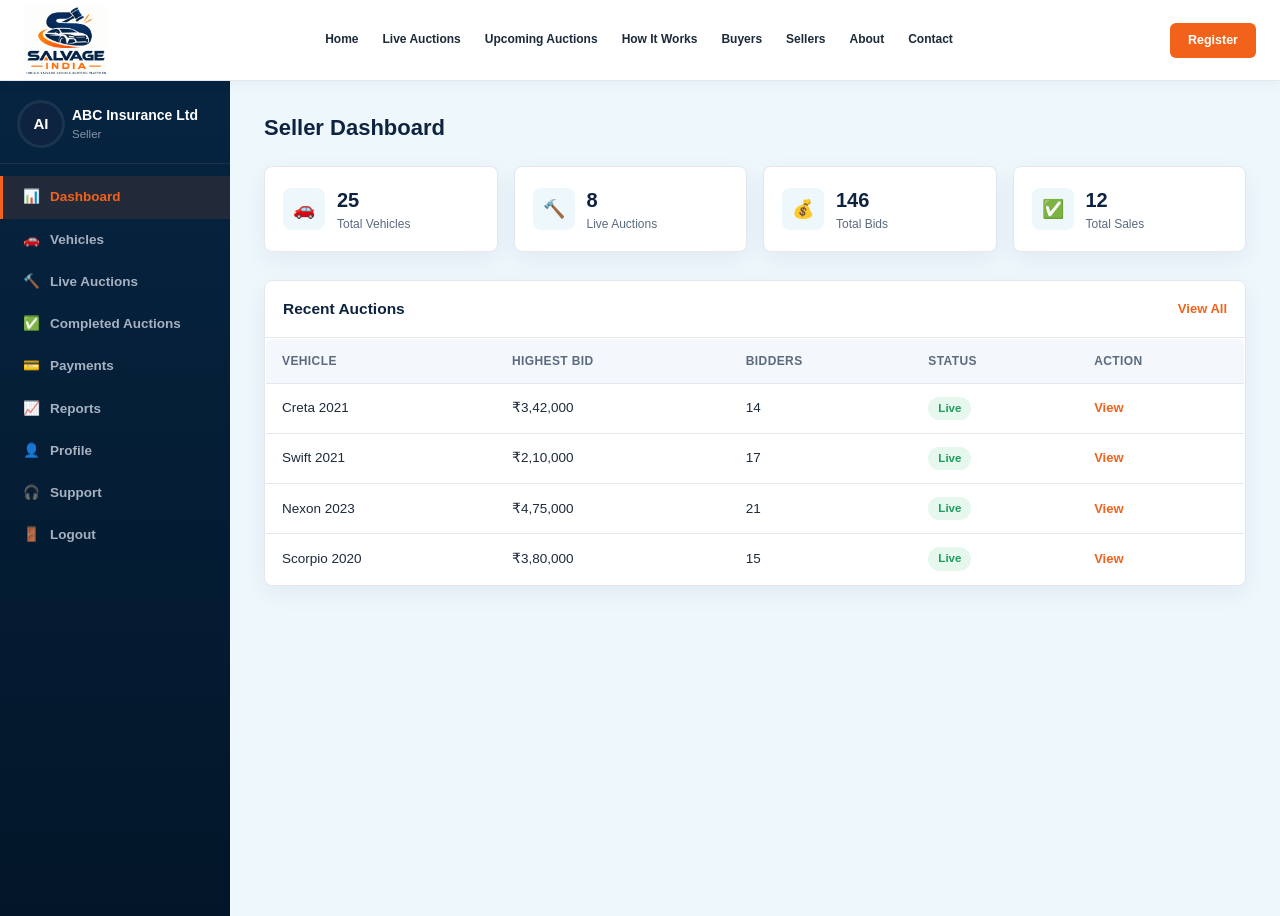
<file: seller-dashboard.html>
<!DOCTYPE html>
<html lang="en">
<head>
<meta charset="UTF-8"><meta name="viewport" content="width=device-width, initial-scale=1.0">
<title>Seller Dashboard - Salvage India</title>
<link rel="stylesheet" href="base.css">
</head>
<body>
<header class="site-header">
  <a href="index.html" class="logo"><img src="assets/salvage-india-logo.png" alt="Salvage India"></a>
  <nav class="main-nav">
    <a href="index.html">Home</a><a href="live-auctions.html">Live Auctions</a><a href="live-auctions.html">Upcoming Auctions</a><a href="how-it-works.html">How It Works</a><a href="#">Buyers</a><a href="seller-landing.html">Sellers</a><a href="about.html">About</a><a href="contact.html">Contact</a>
  </nav>
  <div class="header-actions"><a href="seller-landing.html" class="btn-orange">Register</a></div>
</header>

<div class="dash-wrap">
  <aside class="dash-sidebar">
    <div class="dash-profile">
      <div class="dash-avatar" style="background:var(--navy);">AI</div>
      <div><div class="name">ABC Insurance Ltd</div><div class="role">Seller</div></div>
    </div>
    <nav class="dash-nav">
      <a href="seller-dashboard.html" class="active">📊 <span class="label-text">Dashboard</span></a>
      <a href="#">🚗 <span class="label-text">Vehicles</span></a>
      <a href="live-auctions.html">🔨 <span class="label-text">Live Auctions</span></a>
      <a href="#">✅ <span class="label-text">Completed Auctions</span></a>
      <a href="#">💳 <span class="label-text">Payments</span></a>
      <a href="#">📈 <span class="label-text">Reports</span></a>
      <a href="#">👤 <span class="label-text">Profile</span></a>
      <a href="contact.html">🎧 <span class="label-text">Support</span></a>
      <a href="index.html">🚪 <span class="label-text">Logout</span></a>
    </nav>
  </aside>

  <main class="dash-main">
    <div class="dash-topbar"><h2>Seller Dashboard</h2></div>

    <div class="stat-cards">
      <div class="stat-card"><div class="ic">🚗</div><div><div class="num">25</div><div class="label">Total Vehicles</div></div></div>
      <div class="stat-card"><div class="ic">🔨</div><div><div class="num">8</div><div class="label">Live Auctions</div></div></div>
      <div class="stat-card"><div class="ic">💰</div><div><div class="num">146</div><div class="label">Total Bids</div></div></div>
      <div class="stat-card"><div class="ic">✅</div><div><div class="num">12</div><div class="label">Total Sales</div></div></div>
    </div>

    <div class="table-card">
      <div class="table-card-head"><h3>Recent Auctions</h3><a href="#" class="link-btn">View All</a></div>
      <table class="data-table">
        <thead><tr><th>Vehicle</th><th>Highest Bid</th><th>Bidders</th><th>Status</th><th>Action</th></tr></thead>
        <tbody>
          <tr><td>Creta 2021</td><td>₹3,42,000</td><td>14</td><td><span class="pill live">Live</span></td><td><a href="vehicle-detail.html" class="link-btn">View</a></td></tr>
          <tr><td>Swift 2021</td><td>₹2,10,000</td><td>17</td><td><span class="pill live">Live</span></td><td><a href="vehicle-detail.html" class="link-btn">View</a></td></tr>
          <tr><td>Nexon 2023</td><td>₹4,75,000</td><td>21</td><td><span class="pill live">Live</span></td><td><a href="vehicle-detail.html" class="link-btn">View</a></td></tr>
          <tr><td>Scorpio 2020</td><td>₹3,80,000</td><td>15</td><td><span class="pill live">Live</span></td><td><a href="vehicle-detail.html" class="link-btn">View</a></td></tr>
        </tbody>
      </table>
    </div>
  </main>
</div>
</body>
</html>
</file>
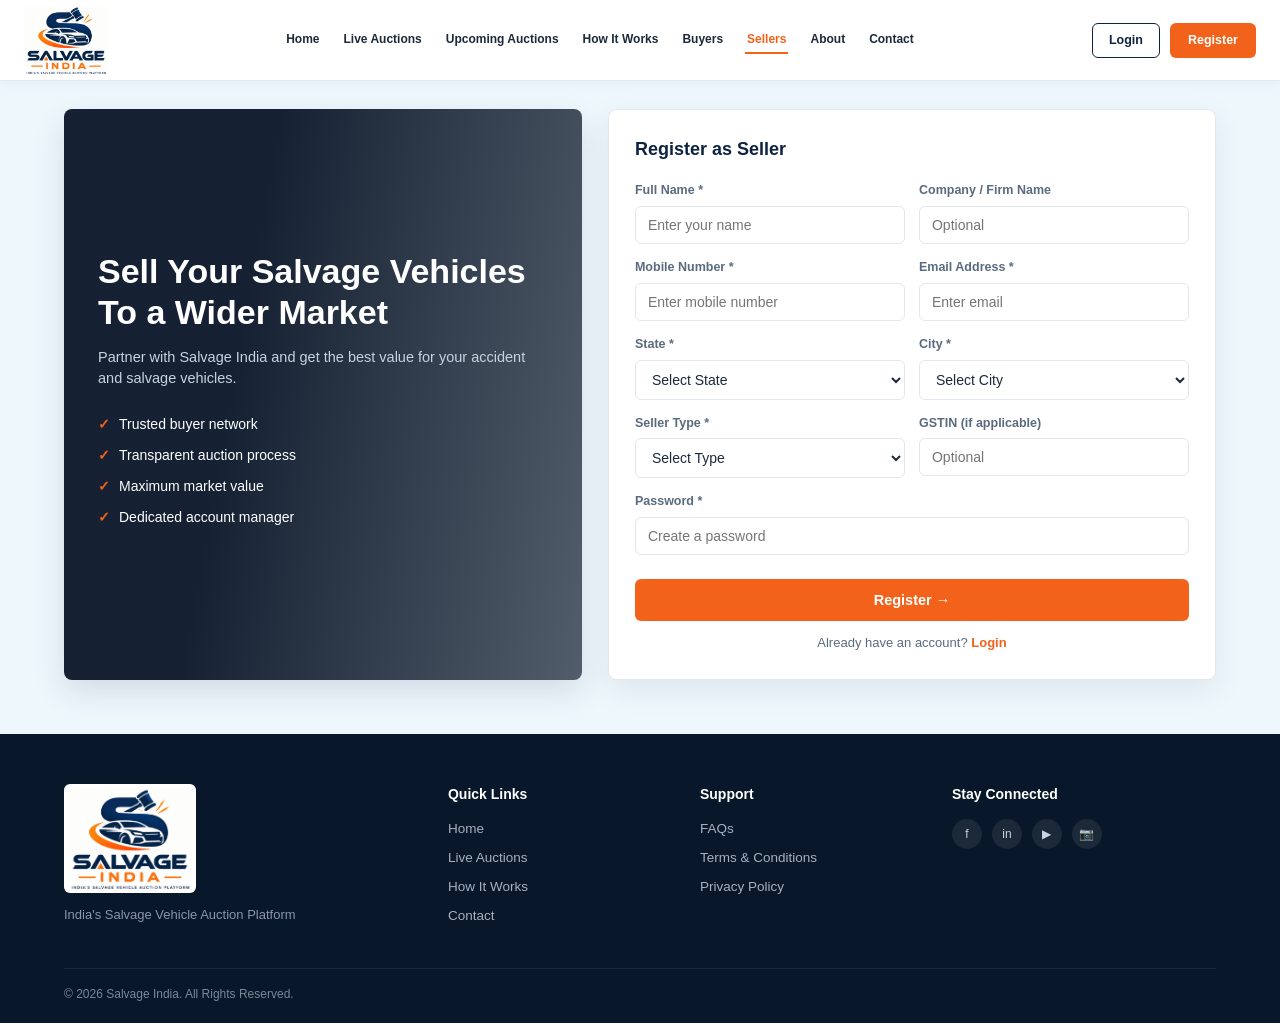
<file: seller-landing.html>
<!DOCTYPE html>
<html lang="en">
<head>
<meta charset="UTF-8"><meta name="viewport" content="width=device-width, initial-scale=1.0">
<title>Sell With Us - Salvage India</title>
<link rel="stylesheet" href="base.css">
<style>
  body{background:#eef7fc;}
  .seller-page{max-width:1200px;margin:28px auto 54px;padding:0 24px;display:grid;grid-template-columns:0.92fr 1.08fr;gap:26px;align-items:stretch;}
  .seller-hero{background:linear-gradient(100deg, rgba(8,20,38,0.94) 35%, rgba(8,20,38,0.68) 100%),
    url('https://images.unsplash.com/photo-1601584115197-04ecc0da31d7?auto=format&fit=crop&w=1400&q=80') center/cover no-repeat;
    color:#fff;min-height:520px;display:flex;align-items:center;padding:42px 34px;border-radius:8px;overflow:hidden;box-shadow:0 12px 32px rgba(13,35,64,0.12);}
  .seller-hero-inner{max-width:520px;}
  .seller-hero h1{font-size:34px;font-weight:800;margin-bottom:14px;line-height:1.2;}
  .seller-hero p{color:#c8d2de;font-size:14.5px;margin-bottom:24px;}
  .seller-hero ul li{display:flex;align-items:center;gap:9px;font-size:14px;margin-bottom:10px;}
  .seller-hero ul li .tick{color:var(--orange);font-weight:800;}

  .register-wrap{padding:0;display:block;}
  .register-wrap .info h2{font-size:26px;font-weight:800;color:var(--navy);margin-bottom:10px;}
  .register-wrap .info p{color:var(--text-muted);font-size:14.5px;margin-bottom:20px;max-width:420px;}
  .form-card{background:var(--white);border:1px solid var(--border);border-radius:8px;padding:26px;box-shadow:0 10px 30px rgba(13,35,64,0.08);}
  .form-card h3{font-size:18px;font-weight:800;color:var(--navy);margin-bottom:18px;}
  .form-grid{display:grid;grid-template-columns:1fr 1fr;gap:14px;margin-bottom:14px;}
  .form-card .full{grid-column:1/-1;}
  .register-btn{width:100%;padding:13px;border:none;border-radius:6px;background:var(--orange);color:#fff;font-weight:700;font-size:14.5px;margin-top:6px;margin-bottom:12px;}
  .register-btn:hover{background:var(--orange-dark);}
  .form-card .login-line{text-align:center;font-size:13px;color:var(--text-muted);}
  .form-card .login-line a{color:var(--orange);font-weight:700;}
  @media(max-width:900px){.seller-page{grid-template-columns:1fr;} .form-grid{grid-template-columns:1fr;}}
</style>
</head>
<body>
<header class="site-header">
  <a href="index.html" class="logo"><img src="assets/salvage-india-logo.png" alt="Salvage India"></a>
  <nav class="main-nav">
    <a href="index.html">Home</a><a href="live-auctions.html">Live Auctions</a><a href="live-auctions.html">Upcoming Auctions</a><a href="how-it-works.html">How It Works</a><a href="index.html#buyers">Buyers</a><a href="seller-landing.html" class="active">Sellers</a><a href="about.html">About</a><a href="contact.html">Contact</a>
  </nav>
  <div class="header-actions"><a href="login.html" class="btn-outline">Login</a><a href="login.html" class="btn-orange">Register</a></div>
</header>

<div class="seller-page">
  <section class="seller-hero">
    <div class="seller-hero-inner">
      <h1>Sell Your Salvage Vehicles To a Wider Market</h1>
      <p>Partner with Salvage India and get the best value for your accident and salvage vehicles.</p>
      <ul>
        <li><span class="tick">✓</span> Trusted buyer network</li>
        <li><span class="tick">✓</span> Transparent auction process</li>
        <li><span class="tick">✓</span> Maximum market value</li>
        <li><span class="tick">✓</span> Dedicated account manager</li>
      </ul>
    </div>
  </section>

  <div class="register-wrap">
  <div class="form-card">
    <h3>Register as Seller</h3>
    <form onsubmit="return false;">
      <div class="form-grid">
        <div class="field"><label>Full Name *</label><input type="text" placeholder="Enter your name"></div>
        <div class="field"><label>Company / Firm Name</label><input type="text" placeholder="Optional"></div>
        <div class="field"><label>Mobile Number *</label><input type="text" placeholder="Enter mobile number"></div>
        <div class="field"><label>Email Address *</label><input type="email" placeholder="Enter email"></div>
        <div class="field"><label>State *</label><select><option>Select State</option></select></div>
        <div class="field"><label>City *</label><select><option>Select City</option></select></div>
        <div class="field"><label>Seller Type *</label><select><option>Select Type</option><option>Individual</option><option>Insurance Company</option><option>Dealer / Fleet</option></select></div>
        <div class="field"><label>GSTIN (if applicable)</label><input type="text" placeholder="Optional"></div>
      </div>
      <div class="field full" style="margin-bottom:18px;"><label>Password *</label><input type="password" placeholder="Create a password"></div>
      <button class="register-btn" type="submit">Register →</button>
    </form>
    <p class="login-line">Already have an account? <a href="login.html">Login</a></p>
  </div>
  </div>
</div>

<footer class="site-footer">
  <div class="container">
    <div class="footer-grid">
      <div><div class="footer-logo"><img src="assets/salvage-india-logo.png" alt="Salvage India"></div><p class="footer-desc">India's Salvage Vehicle Auction Platform</p></div>
      <div><h4>Quick Links</h4><ul><li><a href="index.html">Home</a></li><li><a href="live-auctions.html">Live Auctions</a></li><li><a href="how-it-works.html">How It Works</a></li><li><a href="contact.html">Contact</a></li></ul></div>
      <div><h4>Support</h4><ul><li><a href="#">FAQs</a></li><li><a href="#">Terms &amp; Conditions</a></li><li><a href="#">Privacy Policy</a></li></ul></div>
      <div><h4>Stay Connected</h4><div class="social-row"><a href="#">f</a><a href="#">in</a><a href="#">▶</a><a href="#">📷</a></div></div>
    </div>
    <div class="footer-bottom"><span>© 2026 Salvage India. All Rights Reserved.</span></div>
  </div>
</footer>
</body>
</html>
</file>
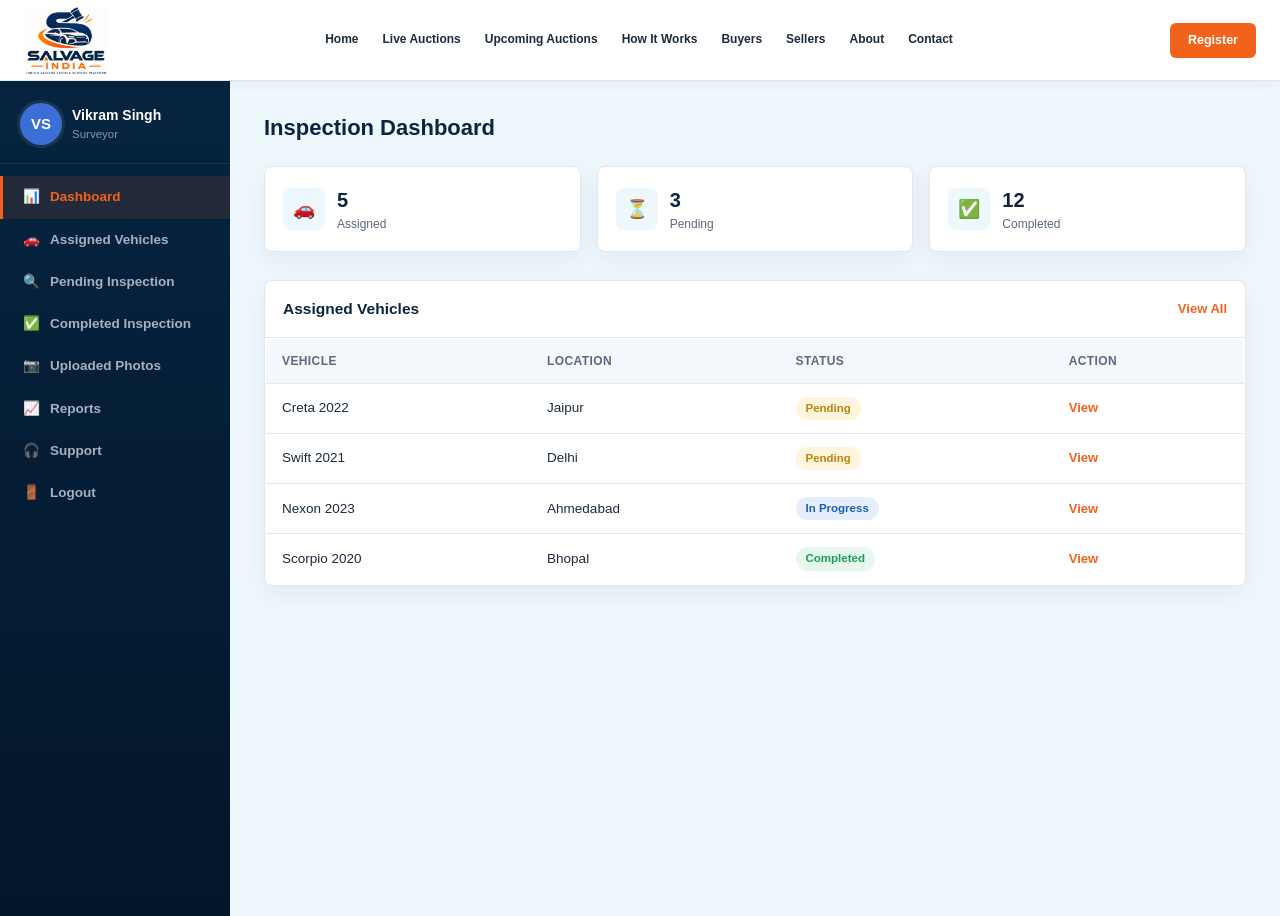
<file: surveyor-panel.html>
<!DOCTYPE html>
<html lang="en">
<head>
<meta charset="UTF-8"><meta name="viewport" content="width=device-width, initial-scale=1.0">
<title>Surveyor Panel - Salvage India</title>
<link rel="stylesheet" href="base.css">
</head>
<body>
<header class="site-header">
  <a href="index.html" class="logo"><img src="assets/salvage-india-logo.png" alt="Salvage India"></a>
  <nav class="main-nav">
    <a href="index.html">Home</a><a href="live-auctions.html">Live Auctions</a><a href="live-auctions.html">Upcoming Auctions</a><a href="how-it-works.html">How It Works</a><a href="#">Buyers</a><a href="seller-landing.html">Sellers</a><a href="about.html">About</a><a href="contact.html">Contact</a>
  </nav>
  <div class="header-actions"><a href="login.html" class="btn-orange">Register</a></div>
</header>

<div class="dash-wrap">
  <aside class="dash-sidebar">
    <div class="dash-profile">
      <div class="dash-avatar" style="background:#3b6fd6;">VS</div>
      <div><div class="name">Vikram Singh</div><div class="role">Surveyor</div></div>
    </div>
    <nav class="dash-nav">
      <a href="surveyor-panel.html" class="active">📊 <span class="label-text">Dashboard</span></a>
      <a href="#">🚗 <span class="label-text">Assigned Vehicles</span></a>
      <a href="#">🔍 <span class="label-text">Pending Inspection</span></a>
      <a href="#">✅ <span class="label-text">Completed Inspection</span></a>
      <a href="#">📷 <span class="label-text">Uploaded Photos</span></a>
      <a href="#">📈 <span class="label-text">Reports</span></a>
      <a href="contact.html">🎧 <span class="label-text">Support</span></a>
      <a href="index.html">🚪 <span class="label-text">Logout</span></a>
    </nav>
  </aside>

  <main class="dash-main">
    <div class="dash-topbar"><h2>Inspection Dashboard</h2></div>

    <div class="stat-cards" style="grid-template-columns:repeat(3,1fr);">
      <div class="stat-card"><div class="ic">🚗</div><div><div class="num">5</div><div class="label">Assigned</div></div></div>
      <div class="stat-card"><div class="ic">⏳</div><div><div class="num">3</div><div class="label">Pending</div></div></div>
      <div class="stat-card"><div class="ic">✅</div><div><div class="num">12</div><div class="label">Completed</div></div></div>
    </div>

    <div class="table-card">
      <div class="table-card-head"><h3>Assigned Vehicles</h3><a href="#" class="link-btn">View All</a></div>
      <table class="data-table">
        <thead><tr><th>Vehicle</th><th>Location</th><th>Status</th><th>Action</th></tr></thead>
        <tbody>
          <tr><td>Creta 2022</td><td>Jaipur</td><td><span class="pill pending">Pending</span></td><td><a href="#" class="link-btn">View</a></td></tr>
          <tr><td>Swift 2021</td><td>Delhi</td><td><span class="pill pending">Pending</span></td><td><a href="#" class="link-btn">View</a></td></tr>
          <tr><td>Nexon 2023</td><td>Ahmedabad</td><td><span class="pill progress">In Progress</span></td><td><a href="#" class="link-btn">View</a></td></tr>
          <tr><td>Scorpio 2020</td><td>Bhopal</td><td><span class="pill completed">Completed</span></td><td><a href="#" class="link-btn">View</a></td></tr>
        </tbody>
      </table>
    </div>
  </main>
</div>
</body>
</html>
</file>
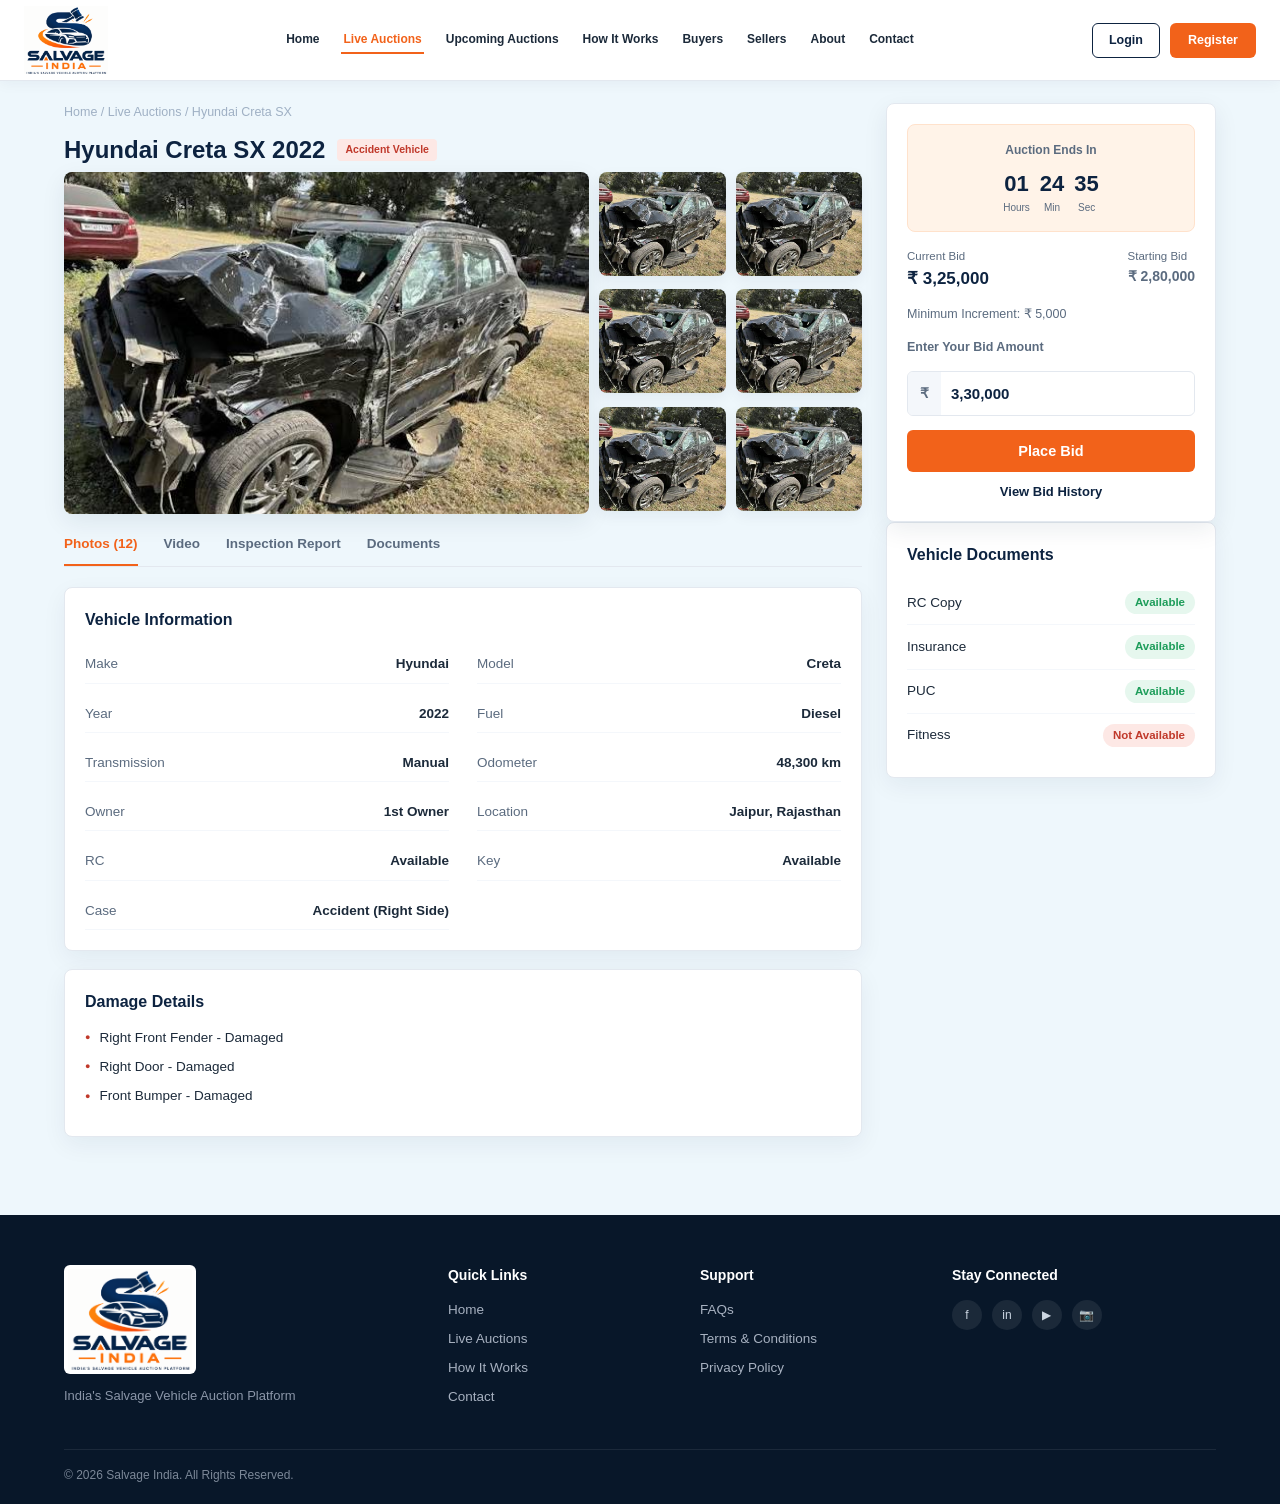
<file: vehicle-detail.html>
<!DOCTYPE html>
<html lang="en">
<head>
<meta charset="UTF-8"><meta name="viewport" content="width=device-width, initial-scale=1.0">
<title>Hyundai Creta SX 2022 - Salvage India</title>
<link rel="stylesheet" href="base.css">
<style>
  body{background:#eef7fc;}
  .detail-wrap{max-width:1200px;margin:0 auto;padding:22px 24px 60px;display:grid;grid-template-columns:1fr 330px;gap:24px;}
  .gallery{display:grid;grid-template-columns:2fr 1fr;gap:10px;margin-bottom:20px;}
  .gallery .main-photo{border-radius:8px;overflow:hidden;height:342px;box-shadow:0 8px 24px rgba(13,35,64,0.08);}
  .gallery .main-photo img{width:100%;height:100%;object-fit:cover;}
  .gallery .thumbs{display:grid;grid-template-columns:1fr 1fr;gap:10px;}
  .gallery .thumbs img{height:104px;width:100%;object-fit:cover;border-radius:8px;box-shadow:0 5px 14px rgba(13,35,64,0.06);}
  .tabs{display:flex;gap:26px;border-bottom:1px solid var(--border);margin-bottom:20px;font-size:13.5px;font-weight:600;color:var(--text-muted);}
  .tabs span{padding-bottom:10px;border-bottom:2px solid transparent;}
  .tabs span.active{color:var(--orange);border-color:var(--orange);}
  .title-row{display:flex;align-items:center;gap:12px;margin-bottom:4px;flex-wrap:wrap;}
  .title-row h1{font-size:24px;font-weight:800;color:var(--navy);}
  .info-card{background:var(--white);border:1px solid var(--border);border-radius:8px;padding:20px;margin-bottom:18px;box-shadow:0 8px 24px rgba(13,35,64,0.06);}
  .info-card h3{font-size:16px;font-weight:700;color:var(--navy);margin-bottom:14px;}
  .info-grid{display:grid;grid-template-columns:1fr 1fr;gap:12px 28px;}
  .info-grid .row{display:flex;justify-content:space-between;font-size:13.5px;padding:8px 0;border-bottom:1px solid var(--bg-light);}
  .info-grid .row span:first-child{color:var(--text-muted);}
  .info-grid .row span:last-child{font-weight:700;color:var(--text-dark);}
  .damage-list li{display:flex;align-items:center;gap:9px;font-size:13.5px;margin-bottom:9px;color:var(--text-dark);}
  .damage-list li::before{content:"●";color:var(--red);font-size:9px;}
  .doc-list .row{display:flex;justify-content:space-between;align-items:center;padding:10px 0;border-bottom:1px solid var(--bg-light);font-size:13.5px;}
  .doc-list .row:last-child{border-bottom:none;}

  .bid-panel{background:var(--white);border:1px solid var(--border);border-radius:8px;padding:20px;height:fit-content;position:sticky;top:82px;box-shadow:0 8px 24px rgba(13,35,64,0.08);}
  .timer-box{background:#fff3e8;border:1px solid #ffe2cc;border-radius:8px;padding:16px;color:var(--navy);text-align:center;margin-bottom:16px;}
  .timer-box .label{font-size:12px;color:var(--text-muted);margin-bottom:8px;font-weight:700;}
  .timer-digits{display:flex;justify-content:center;gap:10px;}
  .timer-digits .d{text-align:center;}
  .timer-digits .num{font-size:22px;font-weight:800;}
  .timer-digits .unit{font-size:10px;color:var(--text-muted);}
  .bid-info-row{display:flex;justify-content:space-between;margin-bottom:14px;}
  .bid-info-row .block .label{font-size:11.5px;color:var(--text-muted);}
  .bid-info-row .block .value{font-size:17px;font-weight:800;color:var(--navy);}
  .bid-info-row .block.start .value{font-size:14px;color:var(--text-muted);}
  .min-increment{font-size:12.5px;color:var(--text-muted);margin-bottom:14px;}
  .bid-amount-input{display:flex;align-items:center;border:1px solid var(--border);border-radius:6px;overflow:hidden;margin-bottom:14px;}
  .bid-amount-input span{padding:11px 12px;background:var(--bg-light);font-weight:700;color:var(--text-muted);font-size:14px;}
  .bid-amount-input input{flex:1;border:none;padding:11px 10px;font-size:15px;font-weight:700;color:var(--navy);}
  .bid-amount-input input:focus{outline:none;}
  .place-bid-btn{width:100%;padding:13px;border:none;border-radius:6px;background:var(--orange);color:#fff;font-weight:700;font-size:14.5px;margin-bottom:10px;}
  .place-bid-btn:hover{background:var(--orange-dark);}
  .bid-history-link{display:block;text-align:center;font-size:13px;color:var(--navy);font-weight:600;}
  .bid-history-link:hover{color:var(--orange);}
  @media(max-width:900px){.detail-wrap{grid-template-columns:1fr;} .gallery{grid-template-columns:1fr;} .info-grid{grid-template-columns:1fr;}}
</style>
</head>
<body>
<header class="site-header">
  <a href="index.html" class="logo"><img src="assets/salvage-india-logo.png" alt="Salvage India"></a>
  <nav class="main-nav">
    <a href="index.html">Home</a><a href="live-auctions.html" class="active">Live Auctions</a><a href="live-auctions.html">Upcoming Auctions</a><a href="how-it-works.html">How It Works</a><a href="index.html#buyers">Buyers</a><a href="seller-landing.html">Sellers</a><a href="about.html">About</a><a href="contact.html">Contact</a>
  </nav>
  <div class="header-actions"><a href="login.html" class="btn-outline">Login</a><a href="login.html" class="btn-orange">Register</a></div>
</header>

<div class="detail-wrap">
  <main>
    <div class="breadcrumb"><a href="index.html">Home</a> / <a href="live-auctions.html">Live Auctions</a> / Hyundai Creta SX</div>
    <div class="title-row">
      <h1>Hyundai Creta SX 2022</h1>
      <span class="tag-accident">Accident Vehicle</span>
    </div>

    <div class="gallery">
      <div class="main-photo"><img src="assets/vehicles/hyundai-creta-sx.jpg" alt="Hyundai Creta SX"></div>
      <div class="thumbs">
        <img src="assets/vehicles/hyundai-creta-sx.jpg" alt="Creta thumb 1">
        <img src="assets/vehicles/hyundai-creta-sx.jpg" alt="Creta thumb 2">
        <img src="assets/vehicles/hyundai-creta-sx.jpg" alt="Creta thumb 3">
        <img src="assets/vehicles/hyundai-creta-sx.jpg" alt="Creta thumb 4">
        <img src="assets/vehicles/hyundai-creta-sx.jpg" alt="Creta thumb 5">
        <img src="assets/vehicles/hyundai-creta-sx.jpg" alt="Creta thumb 6">
      </div>
    </div>

    <div class="tabs"><span class="active">Photos (12)</span><span>Video</span><span>Inspection Report</span><span>Documents</span></div>

    <div class="info-card">
      <h3>Vehicle Information</h3>
      <div class="info-grid">
        <div class="row"><span>Make</span><span>Hyundai</span></div>
        <div class="row"><span>Model</span><span>Creta</span></div>
        <div class="row"><span>Year</span><span>2022</span></div>
        <div class="row"><span>Fuel</span><span>Diesel</span></div>
        <div class="row"><span>Transmission</span><span>Manual</span></div>
        <div class="row"><span>Odometer</span><span>48,300 km</span></div>
        <div class="row"><span>Owner</span><span>1st Owner</span></div>
        <div class="row"><span>Location</span><span>Jaipur, Rajasthan</span></div>
        <div class="row"><span>RC</span><span>Available</span></div>
        <div class="row"><span>Key</span><span>Available</span></div>
        <div class="row"><span>Case</span><span>Accident (Right Side)</span></div>
      </div>
    </div>

    <div class="info-card">
      <h3>Damage Details</h3>
      <ul class="damage-list">
        <li>Right Front Fender - Damaged</li>
        <li>Right Door - Damaged</li>
        <li>Front Bumper - Damaged</li>
      </ul>
    </div>

  </main>

  <aside>
    <div class="bid-panel">
      <div class="timer-box">
        <div class="label">Auction Ends In</div>
        <div class="timer-digits">
          <div class="d"><div class="num">01</div><div class="unit">Hours</div></div>
          <div class="d"><div class="num">24</div><div class="unit">Min</div></div>
          <div class="d"><div class="num">35</div><div class="unit">Sec</div></div>
        </div>
      </div>
      <div class="bid-info-row">
        <div class="block"><div class="label">Current Bid</div><div class="value">₹ 3,25,000</div></div>
        <div class="block start"><div class="label">Starting Bid</div><div class="value">₹ 2,80,000</div></div>
      </div>
      <div class="min-increment">Minimum Increment: ₹ 5,000</div>
      <div class="field" style="margin-bottom:14px;"><label>Enter Your Bid Amount</label></div>
      <div class="bid-amount-input"><span>₹</span><input type="text" value="3,30,000"></div>
      <button class="place-bid-btn">Place Bid</button>
      <a href="#" class="bid-history-link">View Bid History</a>
    </div>

    <div class="info-card">
      <h3>Vehicle Documents</h3>
      <div class="doc-list">
        <div class="row"><span>RC Copy</span><span class="pill available">Available</span></div>
        <div class="row"><span>Insurance</span><span class="pill available">Available</span></div>
        <div class="row"><span>PUC</span><span class="pill available">Available</span></div>
        <div class="row"><span>Fitness</span><span class="pill notavailable">Not Available</span></div>
      </div>
    </div>
  </aside>
</div>

<footer class="site-footer">
  <div class="container">
    <div class="footer-grid">
      <div><div class="footer-logo"><img src="assets/salvage-india-logo.png" alt="Salvage India"></div><p class="footer-desc">India's Salvage Vehicle Auction Platform</p></div>
      <div><h4>Quick Links</h4><ul><li><a href="index.html">Home</a></li><li><a href="live-auctions.html">Live Auctions</a></li><li><a href="how-it-works.html">How It Works</a></li><li><a href="contact.html">Contact</a></li></ul></div>
      <div><h4>Support</h4><ul><li><a href="#">FAQs</a></li><li><a href="#">Terms &amp; Conditions</a></li><li><a href="#">Privacy Policy</a></li></ul></div>
      <div><h4>Stay Connected</h4><div class="social-row"><a href="#">f</a><a href="#">in</a><a href="#">▶</a><a href="#">📷</a></div></div>
    </div>
    <div class="footer-bottom"><span>© 2026 Salvage India. All Rights Reserved.</span></div>
  </div>
</footer>
</body>
</html>
</file>
<file: base.css>
:root{
  --navy:#0d2340;
  --navy-dark:#081729;
  --orange:#f2621a;
  --orange-dark:#d94f0f;
  --bg-light:#f4f7fb;
  --text-dark:#1c2a3a;
  --text-muted:#5b6b7f;
  --border:#e3e8ef;
  --white:#ffffff;
  --green:#1d9d5a;
  --green-bg:#e6f7ee;
  --red:#c0392b;
  --red-bg:#fde8e5;
  --amber:#b8860b;
  --amber-bg:#fff4dc;
}
*{margin:0;padding:0;box-sizing:border-box;}
body{font-family:'Segoe UI',Arial,sans-serif;color:var(--text-dark);background:#eef7fc;line-height:1.5;}
img{max-width:100%;display:block;}
a{text-decoration:none;color:inherit;}
ul{list-style:none;}
.container{max-width:1200px;margin:0 auto;padding:0 24px;}
button,.btn{cursor:pointer;font-family:inherit;}
input,select,textarea{font-family:inherit;}

/* ---------- HEADER ---------- */
header.site-header{display:flex;align-items:center;justify-content:space-between;padding:6px 24px;border-bottom:1px solid var(--border);position:sticky;top:0;background:var(--white);z-index:100;box-shadow:0 2px 14px rgba(13,35,64,0.05);}
.logo{display:flex;align-items:center;gap:10px;}
.logo img{width:84px;height:auto;object-fit:contain;object-position:left center;}
.logo svg{width:34px;height:34px;}
.logo .word{font-size:18px;font-weight:800;letter-spacing:0.5px;line-height:1.1;}
.logo .word span.india{display:block;color:var(--orange);font-size:13px;letter-spacing:2px;}
nav.main-nav{display:flex;gap:20px;flex-wrap:wrap;align-items:center;}
nav.main-nav a{font-size:12px;font-weight:700;color:var(--text-dark);padding:4px 2px;border-bottom:2px solid transparent;white-space:nowrap;}
nav.main-nav a.active{color:var(--orange);border-bottom-color:var(--orange);}
nav.main-nav a:hover{color:var(--orange);}
.header-actions{display:flex;gap:10px;align-items:center;flex-shrink:0;}
.menu-toggle{display:none;width:34px;height:34px;border:1px solid var(--border);border-radius:6px;background:#fff;color:var(--navy);font-size:22px;line-height:1;font-weight:800;align-items:center;justify-content:center;cursor:pointer;}
.btn-outline{padding:7px 16px;border:1.5px solid var(--navy);border-radius:6px;font-weight:600;font-size:12.5px;color:var(--navy);background:transparent;}
.btn-outline:hover{background:var(--navy);color:var(--white);}
.btn-orange{padding:8px 18px;border:none;border-radius:6px;font-weight:600;font-size:12.5px;color:var(--white);background:var(--orange);}
.btn-orange:hover{background:var(--orange-dark);}
.btn-orange-sm{padding:6px 14px;font-size:12.5px;}

/* ---------- PAGE HERO BANNER (inner pages) ---------- */
.page-banner{background:linear-gradient(100deg, rgba(8,20,38,0.94) 30%, rgba(8,20,38,0.58) 100%),
  url('https://images.unsplash.com/photo-1541899481282-d53bffe3c35d?auto=format&fit=crop&w=1400&q=80') center/cover no-repeat;
  color:#fff;padding:44px 24px 58px;}
.page-banner h1{font-size:34px;font-weight:900;margin-bottom:6px;}
.page-banner p{font-size:14px;color:#c8d2de;}
.breadcrumb{font-size:12.5px;color:#9fb0c4;margin-bottom:10px;}
.breadcrumb a:hover{color:var(--orange);}

/* ---------- SECTION HEADINGS ---------- */
.section{padding:60px 24px;}
.section-head{margin-bottom:30px;}
.eyebrow{display:flex;align-items:center;gap:8px;font-size:12.5px;font-weight:700;letter-spacing:1px;color:var(--orange);margin-bottom:14px;}
.eyebrow::before{content:"";width:24px;height:3px;background:var(--orange);display:inline-block;}
.section-head h2{font-size:28px;font-weight:800;color:var(--navy);margin-bottom:6px;}
.section-head p{color:var(--text-muted);font-size:14.5px;max-width:520px;}

/* ---------- FOOTER ---------- */
footer.site-footer{background:var(--navy-dark);color:#cbd5e1;padding:50px 24px 20px;}
.footer-grid{display:grid;grid-template-columns:1.6fr 1fr 1fr 1.2fr;gap:32px;margin-bottom:32px;}
.footer-logo{display:flex;align-items:center;gap:10px;margin-bottom:12px;}
.footer-logo img{width:132px;height:auto;background:#fff;border-radius:6px;padding:4px;}
.footer-logo .word{font-size:18px;font-weight:800;color:#fff;}
.footer-logo .word .india{display:block;color:var(--orange);font-size:13px;letter-spacing:2px;}
.footer-desc{font-size:13px;color:#8b96a8;max-width:240px;}
footer.site-footer h4{color:#fff;font-size:14px;font-weight:700;margin-bottom:14px;}
footer.site-footer li{margin-bottom:9px;font-size:13.5px;color:#a7b1c0;}
footer.site-footer li a:hover{color:var(--orange);}
.social-row{display:flex;gap:10px;margin-bottom:16px;}
.social-row a{width:30px;height:30px;border-radius:50%;background:rgba(255,255,255,0.08);display:flex;align-items:center;justify-content:center;font-size:12px;}
.social-row a:hover{background:var(--orange);}
.newsletter{display:flex;margin-top:6px;}
.newsletter input{flex:1;padding:10px 12px;border:none;border-radius:6px 0 0 6px;font-size:13px;}
.newsletter button{background:var(--orange);border:none;padding:0 16px;border-radius:0 6px 6px 0;color:#fff;font-weight:700;}
.footer-bottom{border-top:1px solid rgba(255,255,255,0.08);padding-top:16px;display:flex;justify-content:space-between;font-size:12px;color:#7c8898;flex-wrap:wrap;gap:8px;}

/* ---------- SHARED VEHICLE CARD ---------- */
.vehicle-card{border:1px solid var(--border);border-radius:8px;overflow:hidden;background:var(--white);transition:box-shadow .2s ease, transform .2s ease;box-shadow:0 8px 24px rgba(13,35,64,0.08);}
.vehicle-card:hover{box-shadow:0 14px 30px rgba(13,35,64,0.14);transform:translateY(-3px);}
.vehicle-img{position:relative;height:145px;overflow:hidden;background:#dfe4ea;}
.vehicle-img img{width:100%;height:100%;object-fit:cover;}
.badge-timer{position:absolute;top:10px;left:10px;background:var(--orange-dark);color:#fff;font-size:11px;font-weight:700;padding:4px 9px;border-radius:4px;}
.vehicle-body{padding:15px;}
.vehicle-title-row{display:flex;justify-content:space-between;align-items:center;margin-bottom:9px;gap:6px;}
.vehicle-title-row h3{font-size:15px;font-weight:700;}
.tag-accident{font-size:10.5px;font-weight:700;color:var(--red);background:var(--red-bg);padding:3px 8px;border-radius:4px;white-space:nowrap;}
.vehicle-meta{display:flex;flex-direction:column;gap:5px;margin-bottom:13px;}
.vehicle-meta .row{display:flex;align-items:center;gap:7px;font-size:12px;color:var(--text-muted);}
.vehicle-bid-row{display:flex;justify-content:space-between;align-items:flex-end;margin-bottom:13px;}
.bid-block .label{font-size:10.5px;color:var(--text-muted);}
.bid-block .value{font-size:14.5px;font-weight:800;color:var(--navy);}
.bid-block.start .value{color:var(--text-muted);font-weight:700;font-size:12.5px;}
.view-bid-btn{width:100%;padding:10px;border:none;border-radius:6px;background:var(--orange);color:#fff;font-weight:700;font-size:13px;}
.view-bid-btn:hover{background:var(--orange-dark);}

/* ---------- STATUS PILLS ---------- */
.pill{display:inline-block;padding:3px 10px;border-radius:20px;font-size:11.5px;font-weight:700;}
.pill.live{color:var(--green);background:var(--green-bg);}
.pill.pending{color:var(--amber);background:var(--amber-bg);}
.pill.completed{color:var(--green);background:var(--green-bg);}
.pill.outbid{color:var(--red);background:var(--red-bg);}
.pill.progress{color:#1a5fb4;background:#e6eefc;}
.pill.available{color:var(--green);background:var(--green-bg);}
.pill.notavailable{color:var(--red);background:var(--red-bg);}

/* ---------- FORM ELEMENTS ---------- */
.field{display:flex;flex-direction:column;gap:6px;}
.field label{font-size:12.5px;color:var(--text-muted);font-weight:600;}
.field input, .field select, .field textarea{padding:10px 12px;border:1px solid var(--border);border-radius:6px;font-size:14px;color:var(--text-dark);background:var(--white);}
.field input:focus, .field select:focus, .field textarea:focus{outline:2px solid var(--orange);outline-offset:1px;}

/* ---------- DASHBOARD LAYOUT ---------- */
.dash-wrap{display:flex;min-height:calc(100vh - 65px);background:#eef7fc;}
.dash-sidebar{width:230px;background:linear-gradient(180deg,#062440,#031629);color:#cbd5e1;padding:22px 0;flex-shrink:0;}
.dash-profile{display:flex;align-items:center;gap:10px;padding:0 20px 18px;border-bottom:1px solid rgba(255,255,255,0.08);margin-bottom:12px;}
.dash-avatar{width:42px;height:42px;border-radius:50%;background:var(--orange);display:flex;align-items:center;justify-content:center;font-weight:800;color:#fff;font-size:15px;flex-shrink:0;box-shadow:0 0 0 3px rgba(255,255,255,0.08);}
.dash-profile .name{font-size:14px;font-weight:700;color:#fff;}
.dash-profile .role{font-size:11.5px;color:#8b96a8;}
.dash-nav a{display:flex;align-items:center;gap:10px;padding:11px 20px;font-size:13.5px;font-weight:600;color:#a7b1c0;border-left:3px solid transparent;}
.dash-nav a:hover{background:rgba(255,255,255,0.05);color:#fff;}
.dash-nav a.active{background:rgba(242,98,26,0.12);color:var(--orange);border-left-color:var(--orange);}
.dash-main{flex:1;padding:30px 34px;min-width:0;}
.dash-topbar{display:flex;justify-content:space-between;align-items:center;margin-bottom:22px;flex-wrap:wrap;gap:10px;}
.dash-topbar h2{font-size:22px;font-weight:800;color:var(--navy);}

.stat-cards{display:grid;grid-template-columns:repeat(4,1fr);gap:16px;margin-bottom:28px;}
.stat-card{background:var(--white);border:1px solid var(--border);border-radius:8px;padding:18px;display:flex;align-items:center;gap:12px;box-shadow:0 8px 24px rgba(13,35,64,0.06);}
.stat-card .ic{width:42px;height:42px;border-radius:8px;background:#eef7fc;display:flex;align-items:center;justify-content:center;font-size:18px;flex-shrink:0;}
.stat-card .num{font-size:20px;font-weight:800;color:var(--navy);}
.stat-card .label{font-size:12px;color:var(--text-muted);}

.data-table{width:100%;border-collapse:collapse;background:var(--white);border:1px solid var(--border);border-radius:8px;overflow:hidden;}
.data-table th{text-align:left;padding:13px 16px;background:var(--bg-light);font-size:12px;color:var(--text-muted);font-weight:700;text-transform:uppercase;letter-spacing:0.4px;}
.data-table td{padding:13px 16px;font-size:13.5px;border-top:1px solid var(--border);color:var(--text-dark);}
.data-table tr:hover td{background:#fafbfd;}
.table-card{background:var(--white);border:1px solid var(--border);border-radius:8px;overflow:hidden;box-shadow:0 8px 24px rgba(13,35,64,0.06);}
.table-card-head{display:flex;justify-content:space-between;align-items:center;padding:16px 18px;border-bottom:1px solid var(--border);}
.table-card-head h3{font-size:15.5px;font-weight:700;color:var(--navy);}
.link-btn{font-size:13px;font-weight:700;color:var(--orange);}
.link-btn:hover{color:var(--orange-dark);}

@media (max-width:1000px){
  nav.main-nav{display:none;}
  header.site-header{position:sticky;}
  header.site-header .menu-toggle{display:flex;}
  header.site-header.menu-open nav.main-nav{display:flex;position:absolute;top:100%;left:0;right:0;flex-direction:column;align-items:stretch;gap:0;padding:8px 24px 12px;background:#fff;border-bottom:1px solid var(--border);box-shadow:0 14px 28px rgba(13,35,64,0.12);}
  header.site-header.menu-open nav.main-nav a{padding:11px 0;border-bottom:1px solid var(--border);}
  header.site-header.menu-open nav.main-nav a:last-child{border-bottom:none;}
  .stat-cards{grid-template-columns:repeat(2,1fr);}
  .dash-sidebar{width:70px;}
  .dash-nav a span.label-text{display:none;}
  .footer-grid{grid-template-columns:1fr 1fr;}
}
@media (max-width:640px){
  .stat-cards{grid-template-columns:1fr;}
  .dash-wrap{flex-direction:column;}
  .dash-sidebar{width:100%;}
  .footer-grid{grid-template-columns:1fr;}
}
</file>
